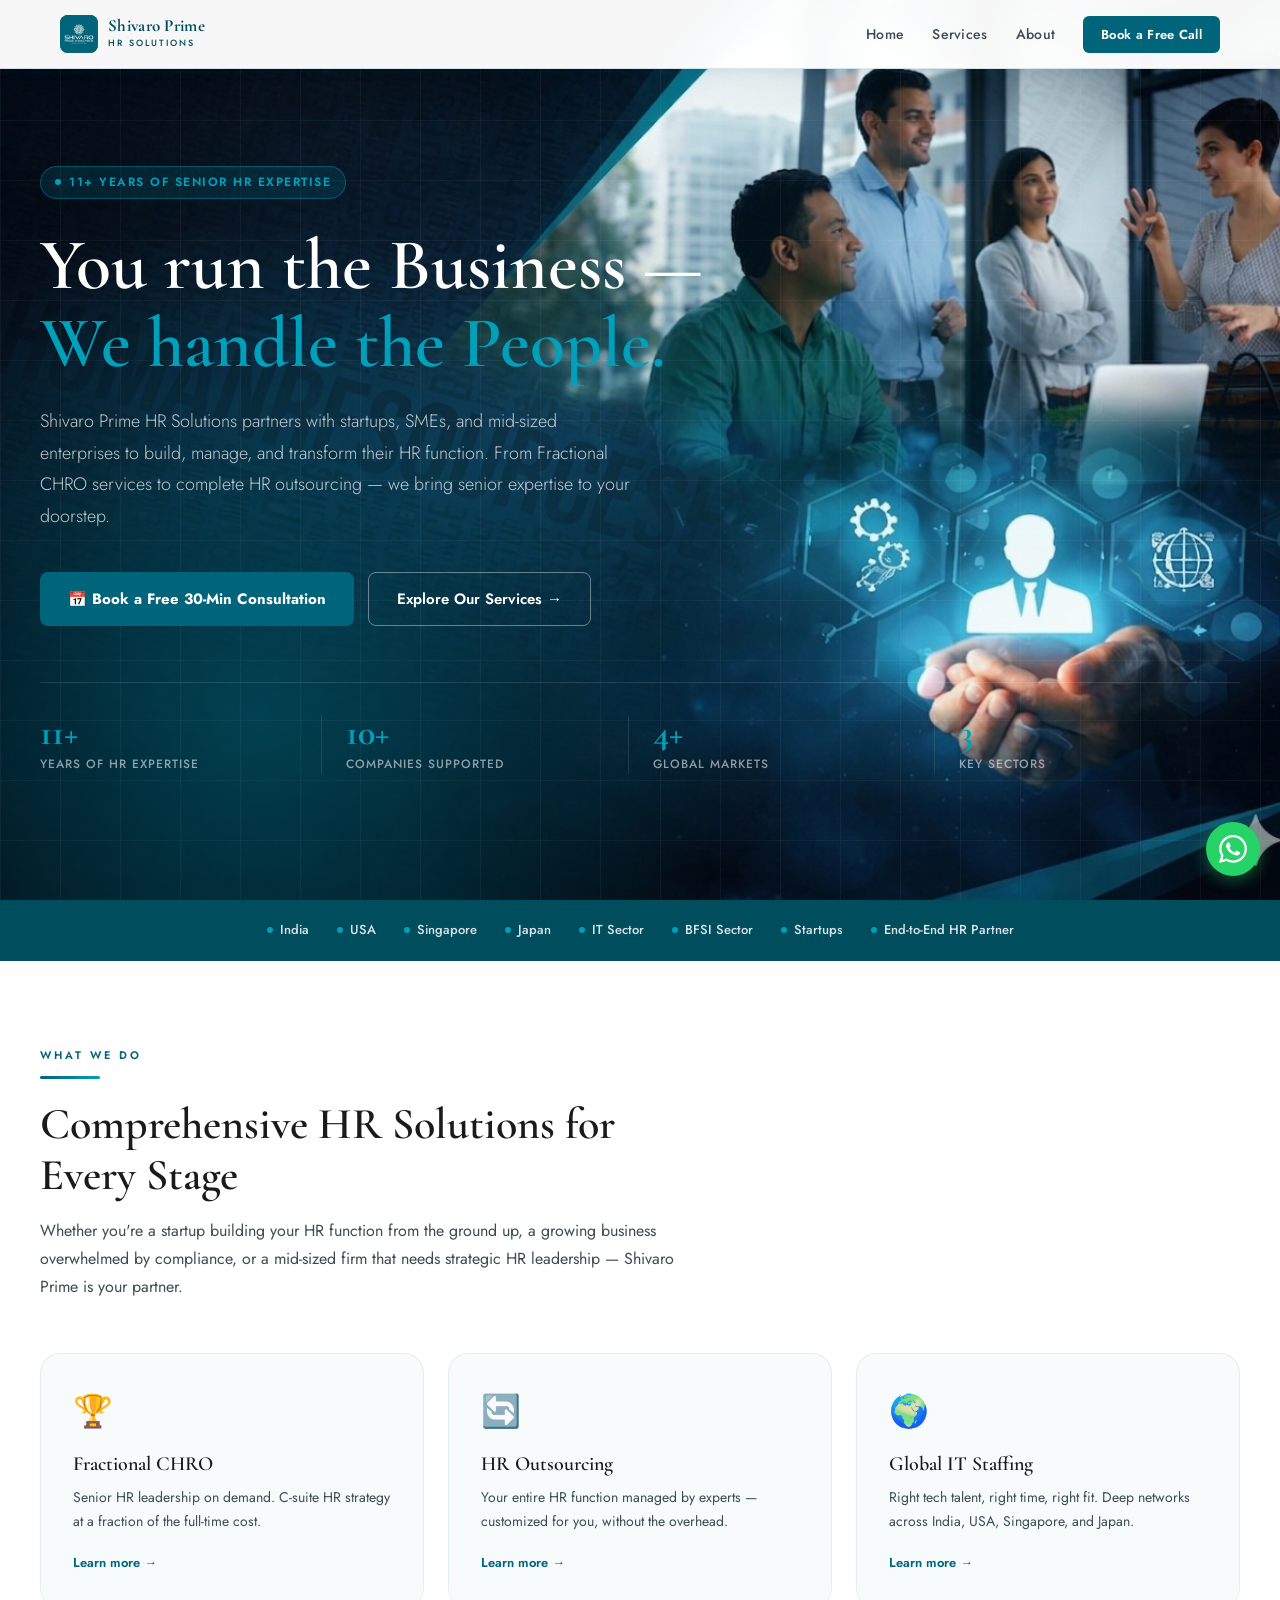
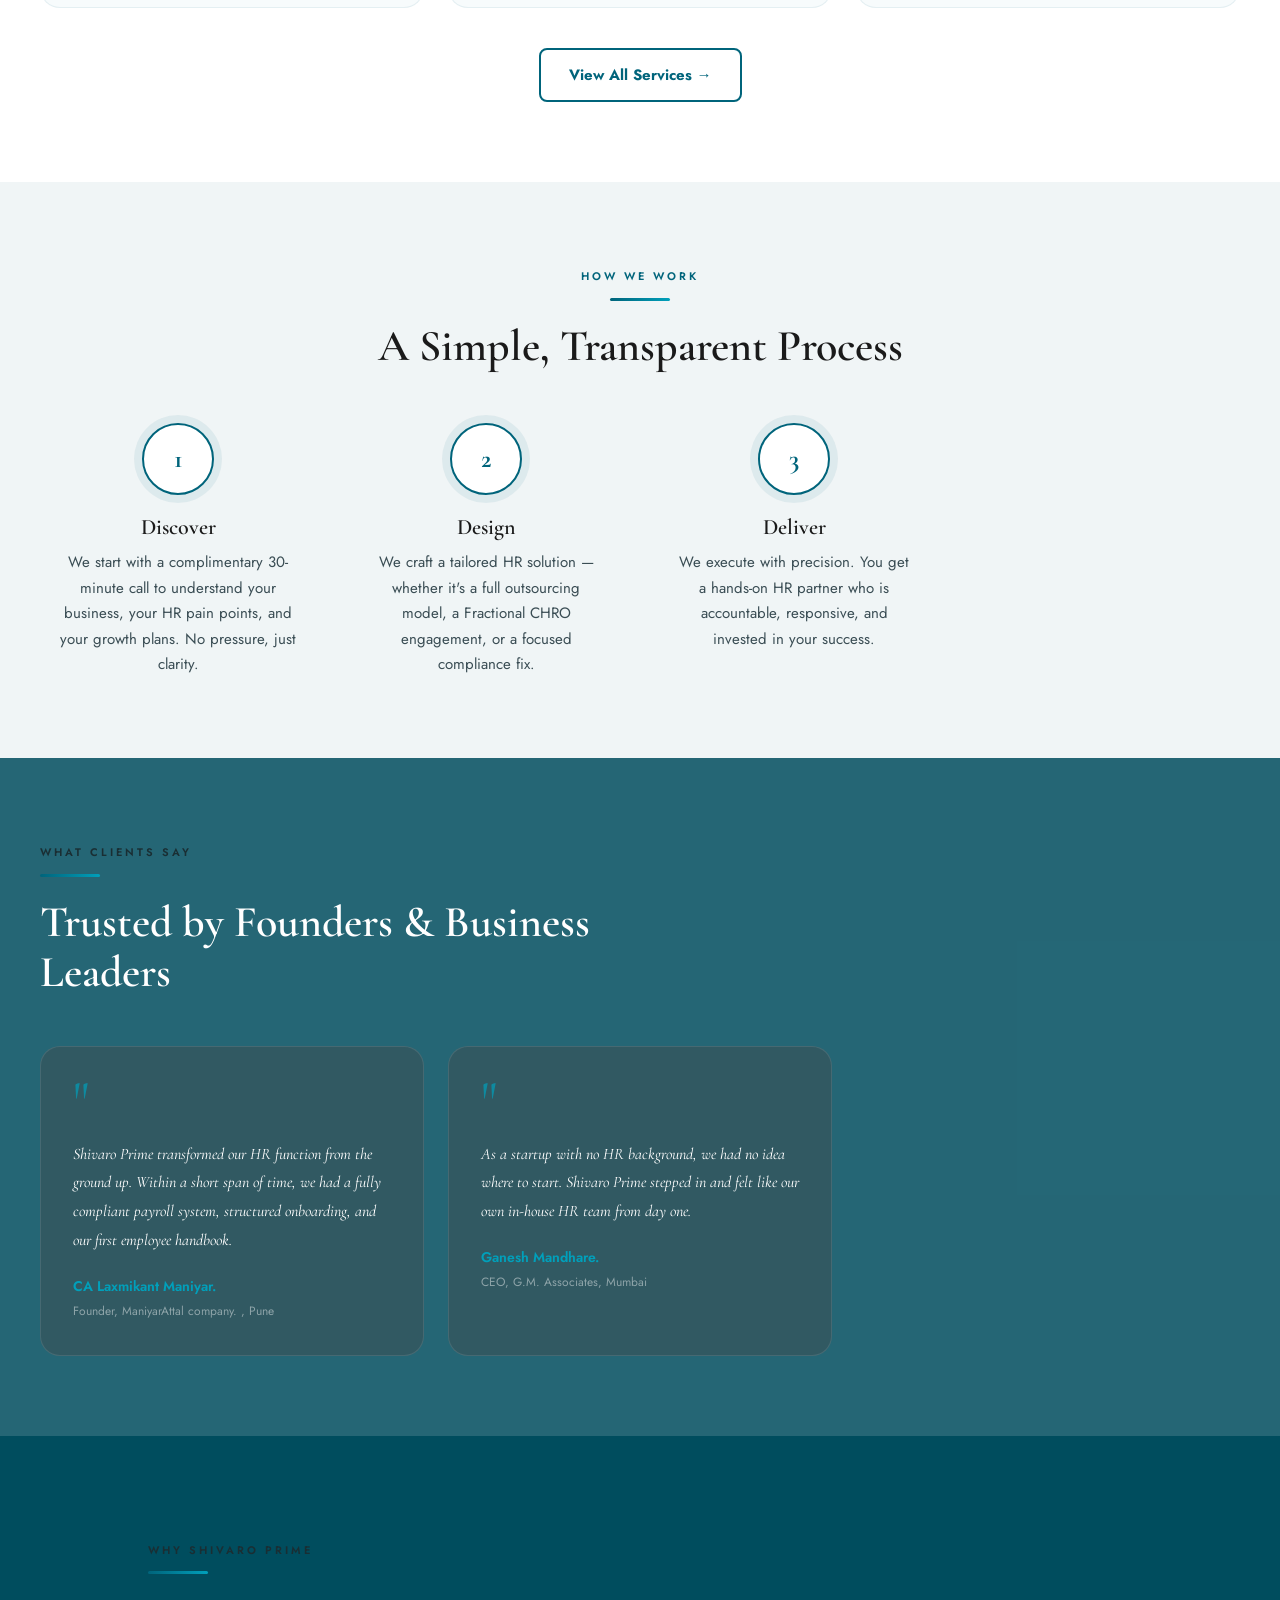
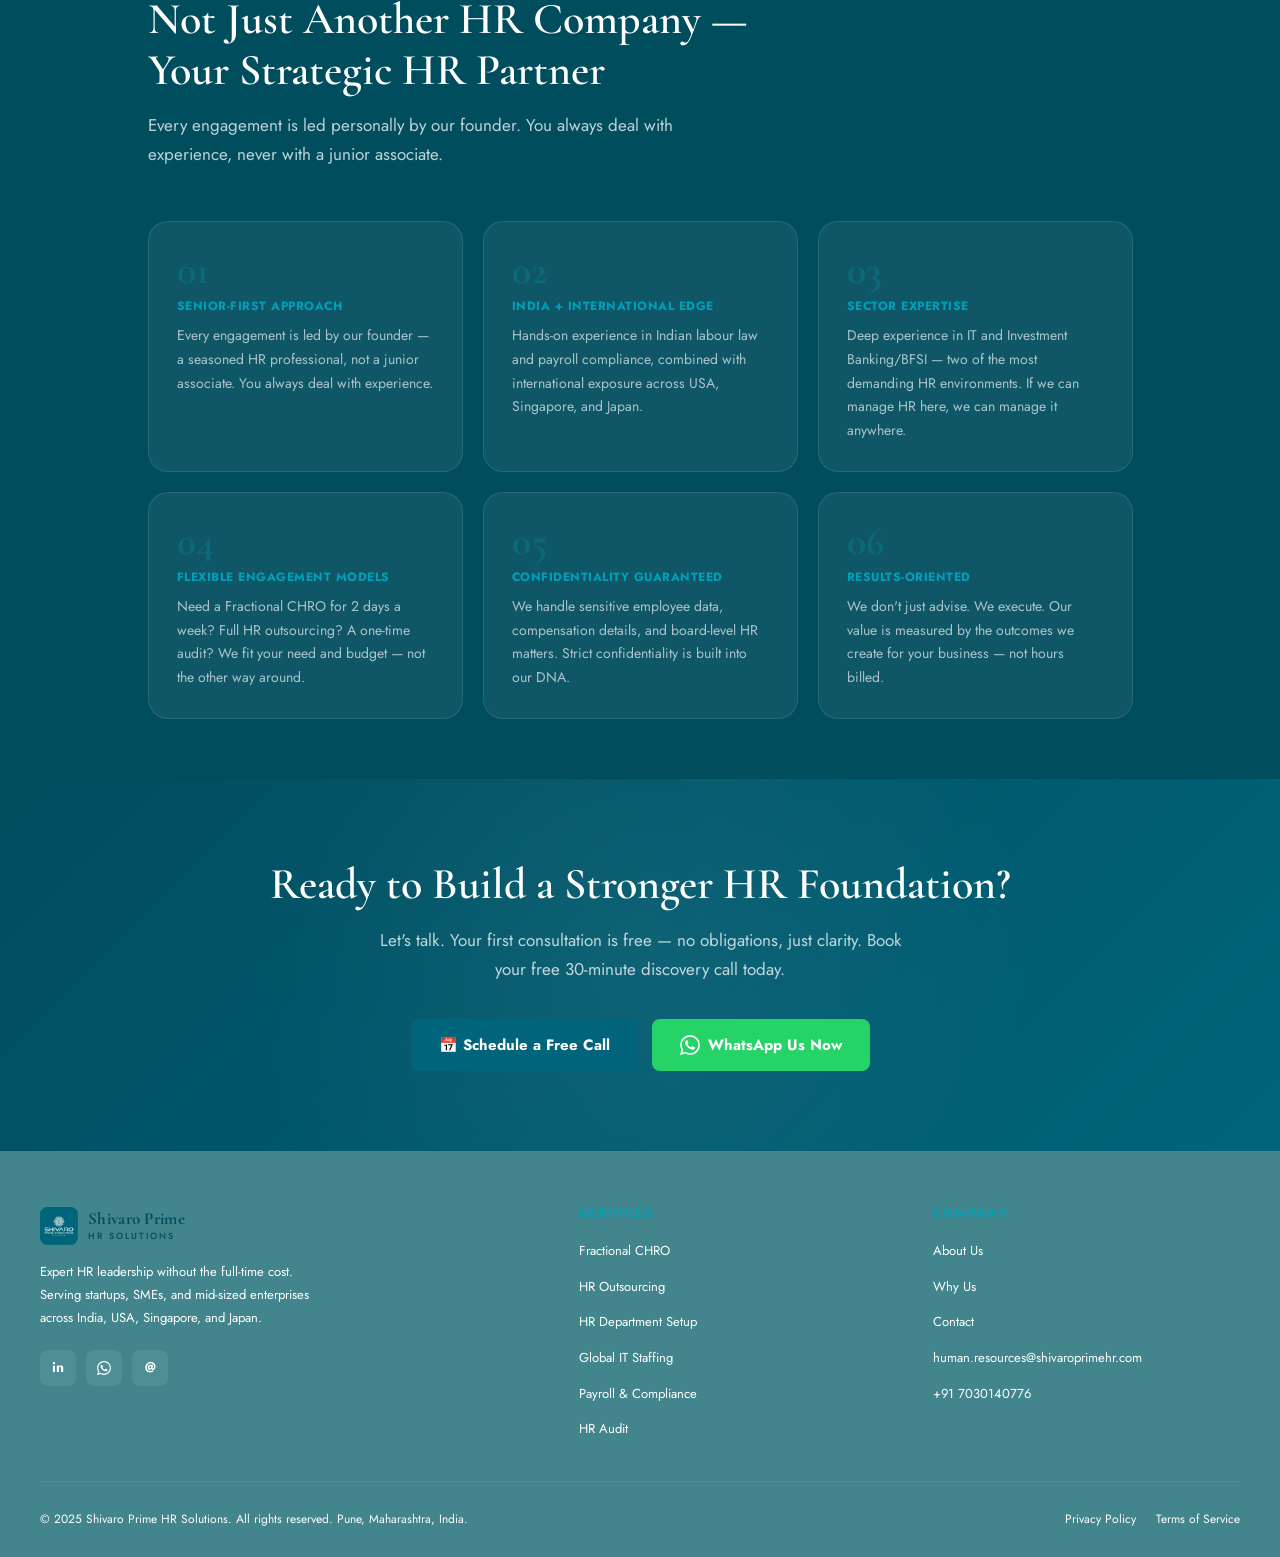
<file: index.html>
<!DOCTYPE html>
<html lang="en">
<head>
  <meta charset="UTF-8">
  <meta name="viewport" content="width=device-width, initial-scale=1.0, maximum-scale=5.0">
  <meta name="theme-color" content="#0d2137">
  <title>HR Solutions — India, USA, Singapore &amp; Japan | Shivaro Prime</title>
  <meta name="description" content="End-to-end HR services: Fractional CHRO, HR Outsourcing, Payroll, IT Staffing. 11+ yrs expertise. Serving India, USA, Singapore &amp; Japan. Book a free call.">
  <link rel="preconnect" href="https://fonts.googleapis.com">
  <link rel="preconnect" href="https://fonts.gstatic.com" crossorigin>
  <link href="https://fonts.googleapis.com/css2?family=Playfair+Display:wght@700;900&family=DM+Sans:wght@300;400;500;600&display=swap" rel="stylesheet">
  <link rel="stylesheet" href="css/styles.css">
  <link rel="stylesheet" href="css/home.css">
  <link rel="stylesheet" href="css/about.css">
</head>
<body>

  <!-- NAV (injected by components.js) -->
  <div id="nav-placeholder"></div>

  <!-- ===================== HERO ===================== -->
  <section class="hero" id="home">
    <div class="hero-bg-pattern"></div>
    <div class="hero-grid"></div>
    <div class="hero-inner">
      <div class="hero-eyebrow">
        <span class="hero-dot"></span>
        <span>11+ Years of Senior HR Expertise</span>
      </div>
      <h1>
        You run the Business —
        <span class="accent">We handle the People.</span>
      </h1>
      <p class="hero-sub">
        Shivaro Prime HR Solutions partners with startups, SMEs, and mid-sized enterprises to build, manage, and transform their HR function. From Fractional CHRO services to complete HR outsourcing — we bring senior expertise to your doorstep.
      </p>
      <div class="hero-actions">
        <a href="contact.html" class="btn-primary">📅 Book a Free 30-Min Consultation</a>
        <a href="services.html" class="btn-secondary">Explore Our Services →</a>
      </div>
      <div class="trust-bar">
        <div class="trust-item">
          <div class="trust-number">11+</div>
          <div class="trust-label">Years of HR Expertise</div>
        </div>
        <div class="trust-item">
          <div class="trust-number">10+</div>
          <div class="trust-label">Companies Supported</div>
        </div>
        <div class="trust-item">
          <div class="trust-number">4+</div>
          <div class="trust-label">Global Markets</div>
        </div>
        <div class="trust-item">
          <div class="trust-number">3</div>
          <div class="trust-label">Key Sectors</div>
        </div>
      </div>
    </div>
  </section>

  <!-- ===================== TRUST STRIP ===================== -->
  <div class="trust-strip">
    <div class="trust-strip-inner">
      <div class="trust-chip"><span class="trust-chip-dot"></span> India</div>
      <div class="trust-chip"><span class="trust-chip-dot"></span> USA</div>
      <div class="trust-chip"><span class="trust-chip-dot"></span> Singapore</div>
      <div class="trust-chip"><span class="trust-chip-dot"></span> Japan</div>
      <div class="trust-chip"><span class="trust-chip-dot"></span> IT Sector</div>
      <div class="trust-chip"><span class="trust-chip-dot"></span> BFSI Sector</div>
      <div class="trust-chip"><span class="trust-chip-dot"></span> Startups</div>
      <div class="trust-chip"><span class="trust-chip-dot"></span> End-to-End HR Partner</div>
    </div>
  </div>

  <!-- ===================== SERVICES PREVIEW ===================== -->
  <section class="services-preview-section" id="services-preview">
    <div class="container">
      <div class="services-header reveal">
        <span class="section-label">What We Do</span>
        <div class="divider"></div>
        <h2 class="section-title">Comprehensive HR Solutions for Every Stage</h2>
        <p class="services-intro">Whether you're a startup building your HR function from the ground up, a growing business overwhelmed by compliance, or a mid-sized firm that needs strategic HR leadership — Shivaro Prime is your partner.</p>
      </div>
      <div class="services-grid">
        <div class="service-card reveal">
          <span class="service-icon">🏆</span>
          <h3>Fractional CHRO</h3>
          <p class="service-desc">Senior HR leadership on demand. C-suite HR strategy at a fraction of the full-time cost.</p>
          <a href="services.html#fractional-chro" class="service-link">Learn more →</a>
        </div>
        <div class="service-card reveal">
          <span class="service-icon">🔄</span>
          <h3>HR Outsourcing</h3>
          <p class="service-desc">Your entire HR function managed by experts — customized for you, without the overhead.</p>
          <a href="services.html#hr-outsourcing" class="service-link">Learn more →</a>
        </div>
        <div class="service-card reveal">
          <span class="service-icon">🌍</span>
          <h3>Global IT Staffing</h3>
          <p class="service-desc">Right tech talent, right time, right fit. Deep networks across India, USA, Singapore, and Japan.</p>
          <a href="services.html#it-staffing" class="service-link">Learn more →</a>
        </div>
      </div>
      <div style="text-align: center; margin-top: 40px;" class="reveal">
        <a href="services.html" class="btn-outline-navy">View All Services →</a>
      </div>
    </div>
  </section>

  <!-- ===================== HOW WE WORK ===================== -->
  <section class="process-section" id="process">
    <div class="container">
      <div class="reveal" style="text-align:center; max-width: 560px; margin: 0 auto;">
        <span class="section-label">How We Work</span>
        <div class="divider" style="margin: 0 auto 20px;"></div>
        <h2 class="section-title">A Simple, Transparent Process</h2>
      </div>
      <div class="process-steps">
        <div class="process-step reveal">
          <div class="step-circle"><span class="step-number">1</span></div>
          <h3>Discover</h3>
          <p>We start with a complimentary 30-minute call to understand your business, your HR pain points, and your growth plans. No pressure, just clarity.</p>
        </div>
        <div class="process-step reveal">
          <div class="step-circle"><span class="step-number">2</span></div>
          <h3>Design</h3>
          <p>We craft a tailored HR solution — whether it's a full outsourcing model, a Fractional CHRO engagement, or a focused compliance fix.</p>
        </div>
        <div class="process-step reveal">
          <div class="step-circle"><span class="step-number">3</span></div>
          <h3>Deliver</h3>
          <p>We execute with precision. You get a hands-on HR partner who is accountable, responsive, and invested in your success.</p>
        </div>
      </div>
    </div>
  </section>

  <!-- ===================== TESTIMONIALS ===================== -->
  <section class="testimonials-section" id="testimonials">
    <div class="container">
      <div class="reveal" style="max-width: 560px;">
        <span class="section-label" style="color: var(--gold-light);">What Clients Say</span>
        <div class="divider"></div>
        <h2 class="section-title light">Trusted by Founders &amp; Business Leaders</h2>
      </div>
      <div class="testimonials-grid">
        <div class="testimonial-card reveal">
          <span class="quote-mark">"</span>
          <p class="testimonial-text">Shivaro Prime transformed our HR function from the ground up. Within a short span of time, we had a fully compliant payroll system, structured onboarding, and our first employee handbook.</p>
          <div class="testimonial-author">
            <strong>CA Laxmikant Maniyar. </strong>
            <span>Founder, ManiyarAttal company. , Pune</span>
          </div>
        </div>
        <div class="testimonial-card reveal">
          <span class="quote-mark">"</span>
          <p class="testimonial-text">As a startup with no HR background, we had no idea where to start. Shivaro Prime stepped in and felt like our own in-house HR team from day one.</p>
          <div class="testimonial-author">
            <strong>Ganesh Mandhare. </strong>
            <span>CEO, G.M. Associates, Mumbai</span>
          </div>
        </div>
      </div>
    </div>
  </section>
  <!-- WHY US -->
<section class="why-section" id="why-us">
  <div class="container">
    <div class="reveal" style="max-width: 600px;">
      <span class="section-label" style="color: var(--gold-light);">Why Shivaro Prime</span>
      <div class="divider"></div>
      <h2 class="section-title light">Not Just Another HR Company — Your Strategic HR Partner</h2>
      <p class="section-subtitle light">Every engagement is led personally by our founder. You always deal with experience, never with a junior associate.</p>
    </div>
    <div class="why-grid">
      <div class="why-card reveal">
        <div class="why-num">01</div>
        <h3>Senior-First Approach</h3>
        <p>Every engagement is led by our founder — a seasoned HR professional, not a junior associate. You always deal with experience.</p>
      </div>
      <div class="why-card reveal">
        <div class="why-num">02</div>
        <h3>India + International Edge</h3>
        <p>Hands-on experience in Indian labour law and payroll compliance, combined with international exposure across USA, Singapore, and Japan.</p>
      </div>
      <div class="why-card reveal">
        <div class="why-num">03</div>
        <h3>Sector Expertise</h3>
        <p>Deep experience in IT and Investment Banking/BFSI — two of the most demanding HR environments. If we can manage HR here, we can manage it anywhere.</p>
      </div>
      <div class="why-card reveal">
        <div class="why-num">04</div>
        <h3>Flexible Engagement Models</h3>
        <p>Need a Fractional CHRO for 2 days a week? Full HR outsourcing? A one-time audit? We fit your need and budget — not the other way around.</p>
      </div>
      <div class="why-card reveal">
        <div class="why-num">05</div>
        <h3>Confidentiality Guaranteed</h3>
        <p>We handle sensitive employee data, compensation details, and board-level HR matters. Strict confidentiality is built into our DNA.</p>
      </div>
      <div class="why-card reveal">
        <div class="why-num">06</div>
        <h3>Results-Oriented</h3>
        <p>We don't just advise. We execute. Our value is measured by the outcomes we create for your business — not hours billed.</p>
      </div>
    </div>
  </div>
</section>


  <!-- ===================== CTA BANNER ===================== -->
  <div class="cta-banner">
    <div class="container">
      <h2>Ready to Build a Stronger HR Foundation?</h2>
      <p>Let's talk. Your first consultation is free — no obligations, just clarity. Book your free 30-minute discovery call today.</p>
      <div class="cta-actions">
        <a href="contact.html" class="btn-primary">📅 Schedule a Free Call</a>
        <a href="https://wa.me/917030140776?text=Hi%2C%20I%20would%20like%20to%20know%20more%20about%20your%20HR%20services."
           class="btn-whatsapp" target="_blank" rel="noopener">
          <svg viewBox="0 0 24 24" width="20" height="20" fill="white"><path d="M17.472 14.382c-.297-.149-1.758-.867-2.03-.967-.273-.099-.471-.148-.67.15-.197.297-.767.966-.94 1.164-.173.199-.347.223-.644.075-.297-.15-1.255-.463-2.39-1.475-.883-.788-1.48-1.761-1.653-2.059-.173-.297-.018-.458.13-.606.134-.133.298-.347.446-.52.149-.174.198-.298.298-.497.099-.198.05-.371-.025-.52-.075-.149-.669-1.612-.916-2.207-.242-.579-.487-.5-.669-.51-.173-.008-.371-.01-.57-.01-.198 0-.52.074-.792.372-.272.297-1.04 1.016-1.04 2.479 0 1.462 1.065 2.875 1.213 3.074.149.198 2.096 3.2 5.077 4.487.709.306 1.262.489 1.694.625.712.227 1.36.195 1.871.118.571-.085 1.758-.719 2.006-1.413.248-.694.248-1.289.173-1.413-.074-.124-.272-.198-.57-.347m-5.421 7.403h-.004a9.87 9.87 0 01-5.031-1.378l-.361-.214-3.741.982.998-3.648-.235-.374a9.86 9.86 0 01-1.51-5.26c.001-5.45 4.436-9.884 9.888-9.884 2.64 0 5.122 1.03 6.988 2.898a9.825 9.825 0 012.893 6.994c-.003 5.45-4.437 9.884-9.885 9.884m8.413-18.297A11.815 11.815 0 0012.05 0C5.495 0 .16 5.335.157 11.892c0 2.096.547 4.142 1.588 5.945L.057 24l6.305-1.654a11.882 11.882 0 005.683 1.448h.005c6.554 0 11.89-5.335 11.893-11.893a11.821 11.821 0 00-3.48-8.413z"/></svg>
          WhatsApp Us Now
        </a>
      </div>
    </div>
  </div>

  <!-- FOOTER (injected by components.js) -->
  <div id="footer-placeholder"></div>

  <script src="js/components.js"></script>
  <script>
    injectNav();
    injectFooter();
  </script>
  <script src="js/main.js"></script>
</body>
</html>
</file>
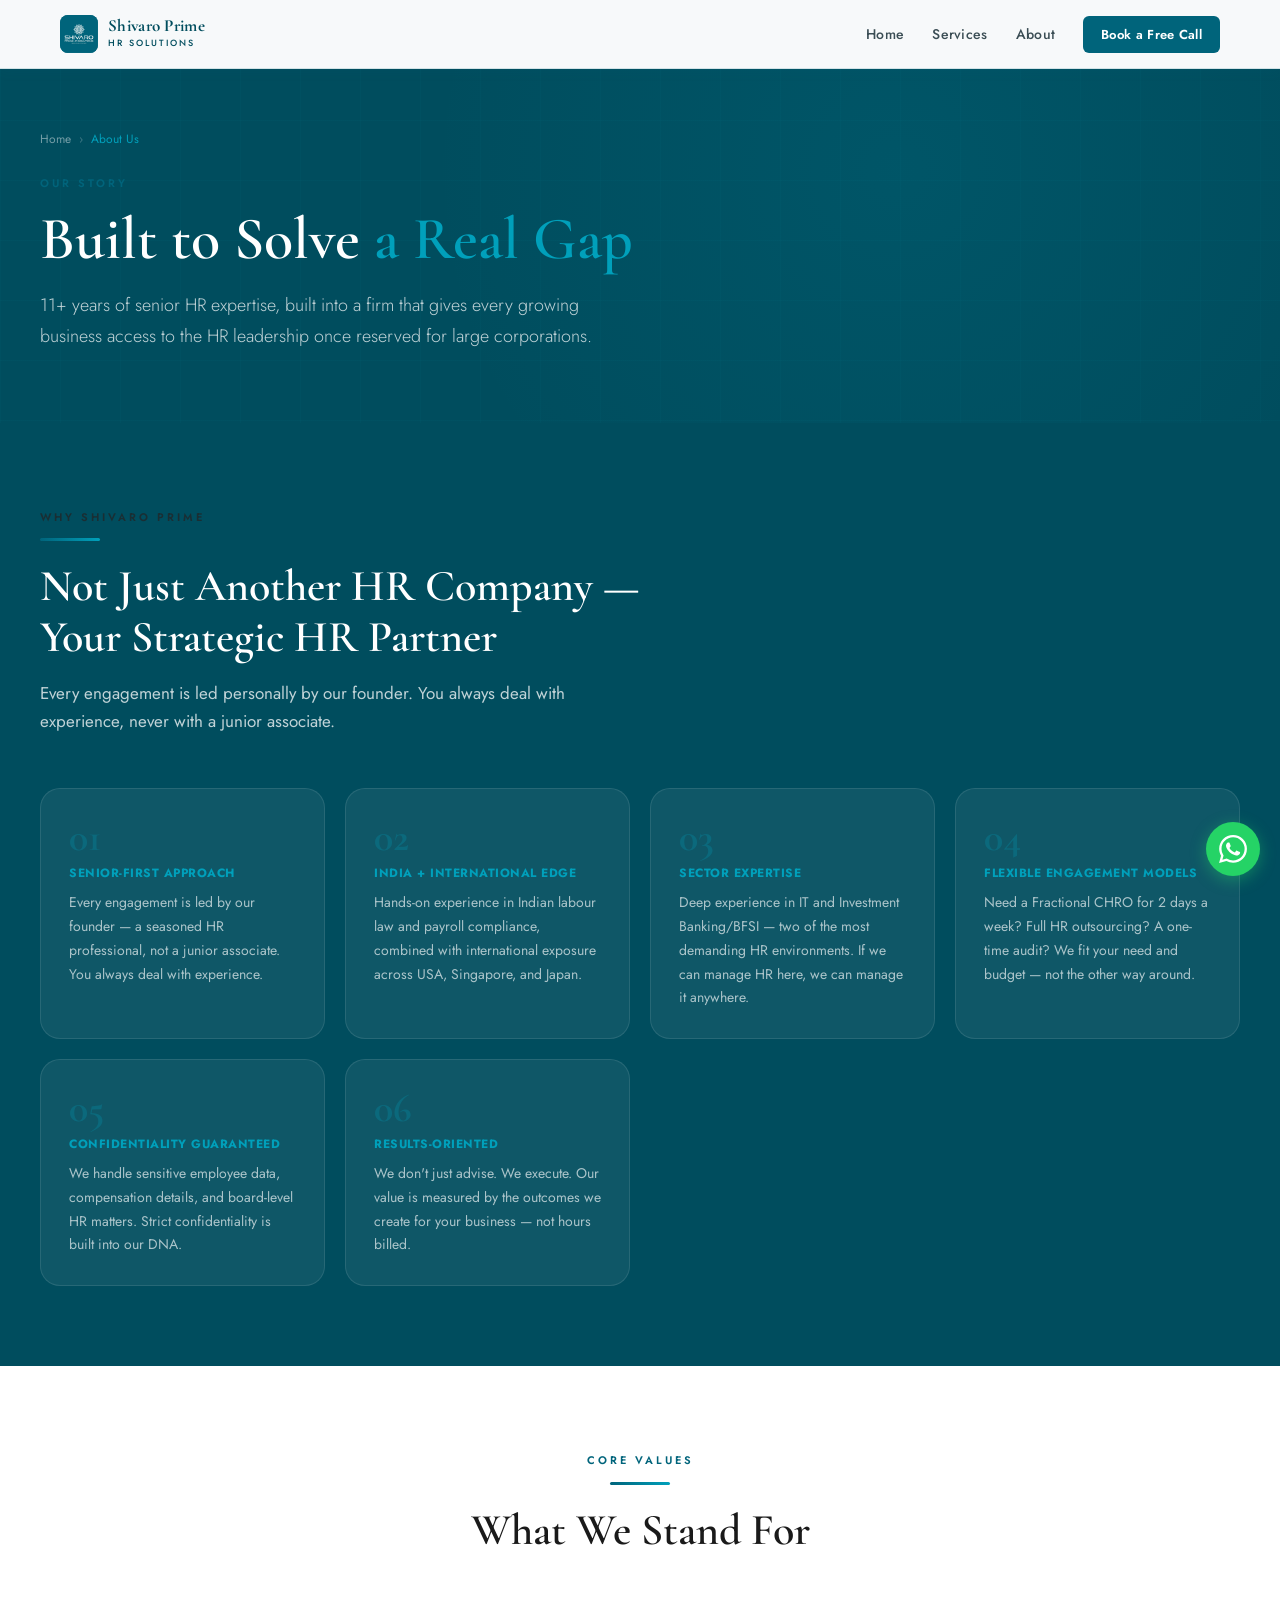
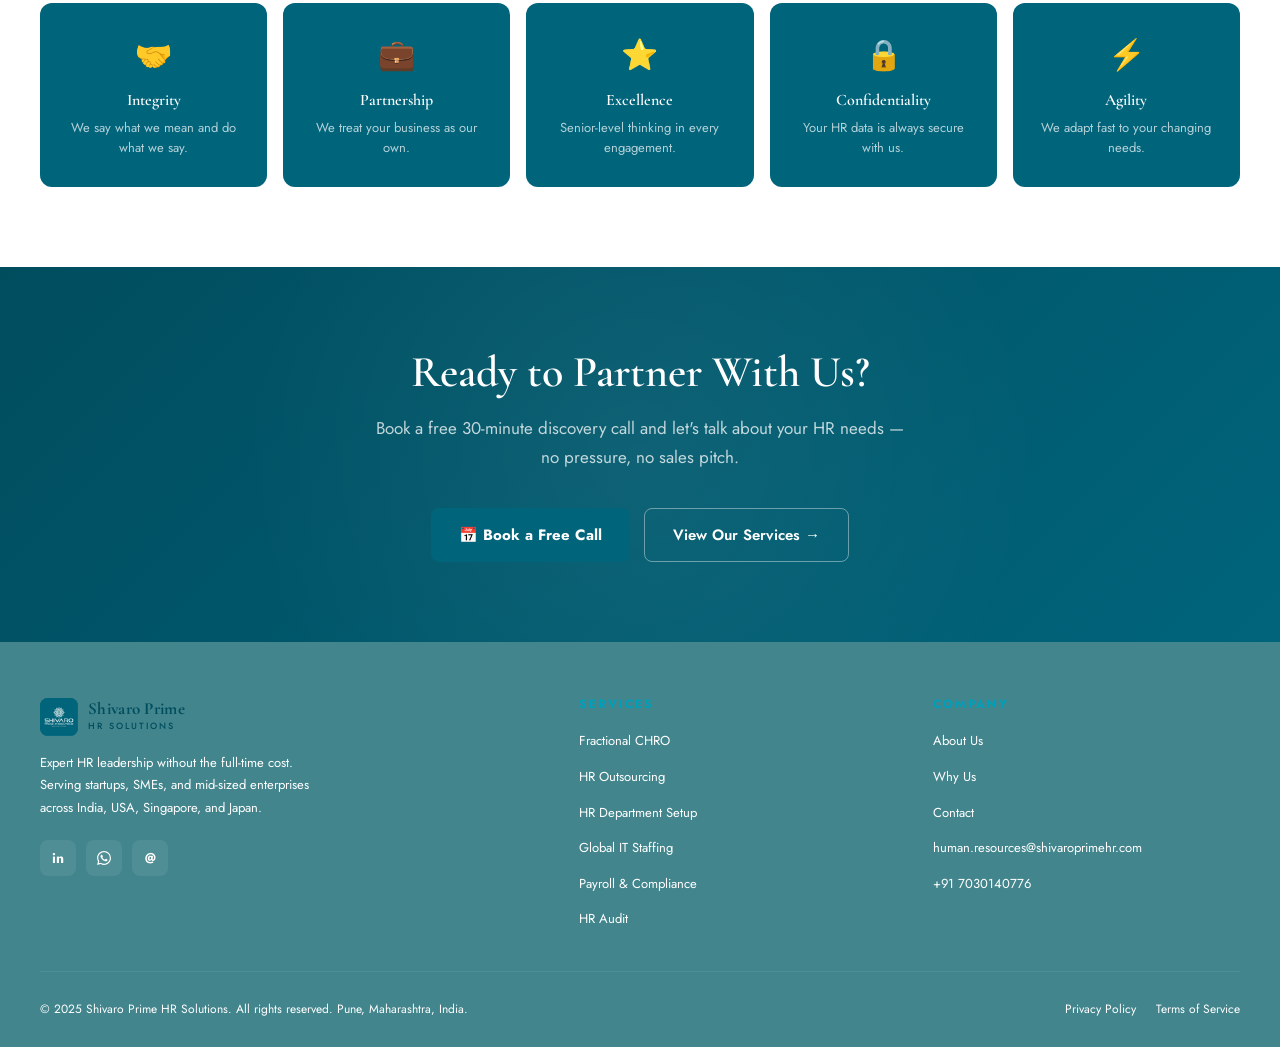
<file: about.html>
<!DOCTYPE html>
<html lang="en">
<head>
  <meta charset="UTF-8">
  <meta name="viewport" content="width=device-width, initial-scale=1.0, maximum-scale=5.0">
  <meta name="theme-color" content="#0d2137">
  <title>About Us | Shivaro Prime HR Solutions</title>
  <meta name="description" content="11+ years of senior HR leadership across India's IT and BFSI sectors with international exposure in USA, Singapore &amp; Japan. Meet the founder of Shivaro Prime.">
  <link rel="preconnect" href="https://fonts.googleapis.com">
  <link rel="preconnect" href="https://fonts.gstatic.com" crossorigin>
  <link href="https://fonts.googleapis.com/css2?family=Playfair+Display:wght@700;900&family=DM+Sans:wght@300;400;500;600&display=swap" rel="stylesheet">
  <link rel="stylesheet" href="css/styles.css">
  <link rel="stylesheet" href="css/about.css">
</head>
<body>

  <div id="nav-placeholder"></div>

  <!-- ===================== PAGE HERO ===================== -->
  <div class="page-hero">
    <div class="page-hero-inner">
      <div class="breadcrumb">
        <a href="index.html">Home</a>
        <span class="breadcrumb-sep">›</span>
        <span class="current">About Us</span>
      </div>
      <span class="section-label">Our Story</span>
      <h1>Built to Solve <span class="accent">a Real Gap</span></h1>
      <p>11+ years of senior HR expertise, built into a firm that gives every growing business access to the HR leadership once reserved for large corporations.</p>
    </div>
  </div>

  <!-- ===================== OUR STORY ===================== */
  <section class="story-section" id="our-story">
    <div class="container">
      <div class="story-grid">
        <div class="about-story reveal">
          <span class="section-label">The Origin</span>
          <div class="divider"></div>
          <h2 class="section-title">We Are Not a Vendor. We Are Your HR Partner.</h2>
          <p>After 11 years of leading HR departments for some of India's most dynamic IT companies and investment banks — and gaining international exposure in the UAE — our founder saw a gap that couldn't be ignored.</p>
          <p>Growing businesses were struggling. Not because they lacked ambition or talent, but because they lacked structured, strategic HR. Founders were drowning in compliance paperwork. Startups were losing good people because of poor HR practices.</p>
          <p>Shivaro Prime HR Solutions was born to solve exactly this. We exist to give every growing business — whether in Pune, Mumbai, Bengaluru, Singapore, Tokyo, or New York — access to senior HR expertise once only available to large corporations.</p>
          <blockquote class="highlight">
            "We are not a vendor. We are your HR partner."
          </blockquote>

          <div class="mv-grid">
            <div class="mv-card">
              <h3>Our Mission</h3>
              <p>To make world-class HR strategy and operations accessible to every growing business — through expert, flexible, and cost-effective HR partnerships.</p>
            </div>
            <div class="mv-card">
              <h3>Our Vision</h3>
              <p>To be the most trusted HR solutions partner for growth-stage companies across India, USA, Singapore, and Japan.</p>
            </div>
          </div>
        </div>

        <div class="reveal">
          <div class="founder-card">
            <div class="founder-avatar">P</div>
            <h3 class="founder-name">Founder &amp; Principal HR Consultant</h3>
            <p class="founder-title">Shivaro Prime HR Solutions</p>
            <p class="founder-bio">With over 11 years of progressive HR leadership, our founder has built, scaled, and transformed HR functions across India's leading IT companies and top-tier investment banks. International experience adds a layer of global HR expertise — navigating cross-cultural workforces and multi-country compliance across UAE, USA, and the Asia-Pacific region.</p>
            <p class="founder-bio">She has directly managed HR departments of 500+ employee organizations, led end-to-end HR transformations, built compensation frameworks, driven talent strategy, and ensured 100% statutory compliance across complex regulatory environments.</p>
            <div class="credential-tags">
              <span class="tag">11+ Years HR Leadership</span>
              <span class="tag">IT &amp; BFSI Sectors</span>
              <span class="tag">India | USA | Singapore | Japan</span>
              <span class="tag">Fractional CHRO</span>
              <span class="tag">HR Transformation</span>
              <span class="tag">Payroll Compliance</span>
            </div>
          </div>
        </div>
      </div>
    </div>
  </section>

  <!-- ===================== WHY US ===================== -->
  <section class="why-section" id="why-us">
    <div class="container">
      <div class="reveal" style="max-width: 600px;">
        <span class="section-label" style="color: var(--gold-light);">Why Shivaro Prime</span>
        <div class="divider"></div>
        <h2 class="section-title light">Not Just Another HR Company — Your Strategic HR Partner</h2>
        <p class="section-subtitle light">Every engagement is led personally by our founder. You always deal with experience, never with a junior associate.</p>
      </div>
      <div class="why-grid">
        <div class="why-card reveal">
          <div class="why-num">01</div>
          <h3>Senior-First Approach</h3>
          <p>Every engagement is led by our founder — a seasoned HR professional, not a junior associate. You always deal with experience.</p>
        </div>
        <div class="why-card reveal">
          <div class="why-num">02</div>
          <h3>India + International Edge</h3>
          <p>Hands-on experience in Indian labour law and payroll compliance, combined with international exposure across USA, Singapore, and Japan.</p>
        </div>
        <div class="why-card reveal">
          <div class="why-num">03</div>
          <h3>Sector Expertise</h3>
          <p>Deep experience in IT and Investment Banking/BFSI — two of the most demanding HR environments. If we can manage HR here, we can manage it anywhere.</p>
        </div>
        <div class="why-card reveal">
          <div class="why-num">04</div>
          <h3>Flexible Engagement Models</h3>
          <p>Need a Fractional CHRO for 2 days a week? Full HR outsourcing? A one-time audit? We fit your need and budget — not the other way around.</p>
        </div>
        <div class="why-card reveal">
          <div class="why-num">05</div>
          <h3>Confidentiality Guaranteed</h3>
          <p>We handle sensitive employee data, compensation details, and board-level HR matters. Strict confidentiality is built into our DNA.</p>
        </div>
        <div class="why-card reveal">
          <div class="why-num">06</div>
          <h3>Results-Oriented</h3>
          <p>We don't just advise. We execute. Our value is measured by the outcomes we create for your business — not hours billed.</p>
        </div>
      </div>
    </div>
  </section>

  <!-- ===================== VALUES ===================== -->
  <section class="values-section" id="values">
    <div class="container">
      <div class="reveal" style="text-align: center; max-width: 560px; margin: 0 auto 48px;">
        <span class="section-label">Core Values</span>
        <div class="divider" style="margin: 0 auto 20px;"></div>
        <h2 class="section-title">What We Stand For</h2>
      </div>
      <div class="values-grid">
        <div class="value-card reveal">
          <span class="value-emoji">🤝</span>
          <h4>Integrity</h4>
          <p>We say what we mean and do what we say.</p>
        </div>
        <div class="value-card reveal">
          <span class="value-emoji">💼</span>
          <h4>Partnership</h4>
          <p>We treat your business as our own.</p>
        </div>
        <div class="value-card reveal">
          <span class="value-emoji">⭐</span>
          <h4>Excellence</h4>
          <p>Senior-level thinking in every engagement.</p>
        </div>
        <div class="value-card reveal">
          <span class="value-emoji">🔒</span>
          <h4>Confidentiality</h4>
          <p>Your HR data is always secure with us.</p>
        </div>
        <div class="value-card reveal">
          <span class="value-emoji">⚡</span>
          <h4>Agility</h4>
          <p>We adapt fast to your changing needs.</p>
        </div>
      </div>
    </div>
  </section>

  <!-- ===================== CTA BANNER ===================== -->
  <div class="cta-banner">
    <div class="container">
      <h2>Ready to Partner With Us?</h2>
      <p>Book a free 30-minute discovery call and let's talk about your HR needs — no pressure, no sales pitch.</p>
      <div class="cta-actions">
        <a href="contact.html" class="btn-primary">📅 Book a Free Call</a>
        <a href="services.html" class="btn-secondary">View Our Services →</a>
      </div>
    </div>
  </div>

  <div id="footer-placeholder"></div>

  <script src="js/components.js"></script>
  <script>
    injectNav();
    injectFooter();
  </script>
  <script src="js/main.js"></script>
</body>
</html>
</file>
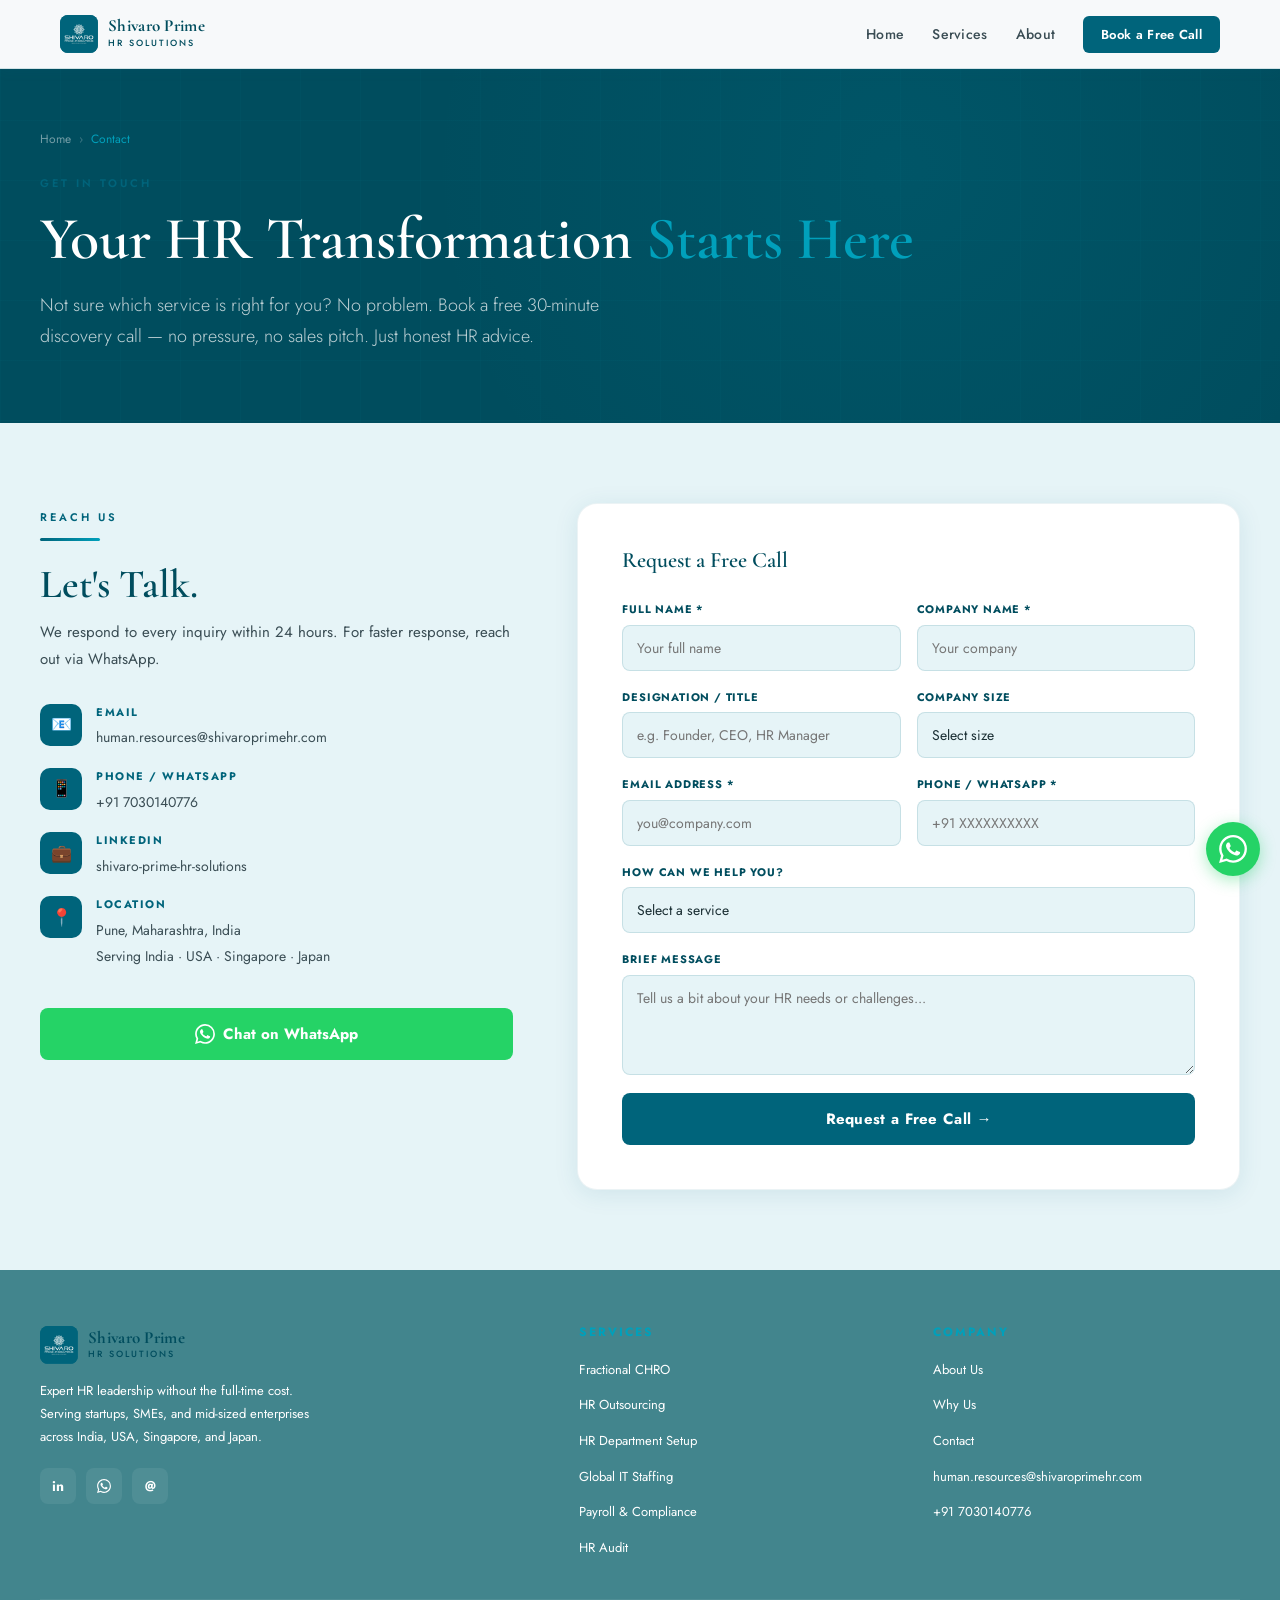
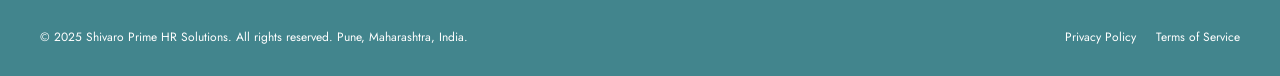
<file: contact.html>
<!DOCTYPE html>
<html lang="en">
<head>
  <meta charset="UTF-8">
  <meta name="viewport" content="width=device-width, initial-scale=1.0, maximum-scale=5.0">
  <meta name="theme-color" content="#0d2137">
  <title>Contact Us | Shivaro Prime HR Solutions</title>
  <meta name="description" content="Book a free 30-minute HR consultation with Shivaro Prime. Reach us by phone, email, or WhatsApp. Serving India, USA, Singapore &amp; Japan.">
  <link rel="preconnect" href="https://fonts.googleapis.com">
  <link rel="preconnect" href="https://fonts.gstatic.com" crossorigin>
  <link href="https://fonts.googleapis.com/css2?family=Playfair+Display:wght@700;900&family=DM+Sans:wght@300;400;500;600&display=swap" rel="stylesheet">
  <link rel="stylesheet" href="css/styles.css">
  <link rel="stylesheet" href="css/contact.css">
</head>
<body>

  <div id="nav-placeholder"></div>

  <!-- ===================== PAGE HERO ===================== -->
  <div class="page-hero">
    <div class="page-hero-inner">
      <div class="breadcrumb">
        <a href="index.html">Home</a>
        <span class="breadcrumb-sep">›</span>
        <span class="current">Contact</span>
      </div>
      <span class="section-label">Get in Touch</span>
      <h1>Your HR Transformation <span class="accent">Starts Here</span></h1>
      <p>Not sure which service is right for you? No problem. Book a free 30-minute discovery call — no pressure, no sales pitch. Just honest HR advice.</p>
    </div>
  </div>

  <!-- ===================== CONTACT MAIN ===================== -->
  <section class="contact-section" id="contact">
    <div class="container">
      <div class="contact-grid">

        <!-- Contact Info -->
        <div class="contact-info reveal">
          <span class="section-label">Reach Us</span>
          <div class="divider"></div>
          <h2>Let's Talk.</h2>
          <p>We respond to every inquiry within 24 hours. For faster response, reach out via WhatsApp.</p>

          <div class="contact-details">
            <div class="contact-item">
              <div class="contact-item-icon">📧</div>
              <div class="contact-item-text">
                <strong>Email</strong>
                <span><a href="mailto:human.resources@shivaroprimehr.com">human.resources@shivaroprimehr.com</a></span>
              </div>
            </div>
            <div class="contact-item">
              <div class="contact-item-icon">📱</div>
              <div class="contact-item-text">
                <strong>Phone / WhatsApp</strong>
                <span><a href="tel:+917030140776">+91 7030140776</a></span>
              </div>
            </div>
            <div class="contact-item">
              <div class="contact-item-icon">💼</div>
              <div class="contact-item-text">
                <strong>LinkedIn</strong>
                <span>
                  <a href="https://linkedin.com/company/shivaro-prime-hr-solutions"
                     target="_blank" rel="noopener">shivaro-prime-hr-solutions</a>
                </span>
              </div>
            </div>
            <div class="contact-item">
              <div class="contact-item-icon">📍</div>
              <div class="contact-item-text">
                <strong>Location</strong>
                <span>Pune, Maharashtra, India<br>Serving India · USA · Singapore · Japan</span>
              </div>
            </div>
          </div>

          <!-- WhatsApp CTA -->
          <a href="https://wa.me/917030140776?text=Hi%2C%20I%20would%20like%20to%20know%20more%20about%20your%20HR%20services."
             class="btn-whatsapp whatsapp-cta" target="_blank" rel="noopener">
            <svg viewBox="0 0 24 24" width="20" height="20" fill="white"><path d="M17.472 14.382c-.297-.149-1.758-.867-2.03-.967-.273-.099-.471-.148-.67.15-.197.297-.767.966-.94 1.164-.173.199-.347.223-.644.075-.297-.15-1.255-.463-2.39-1.475-.883-.788-1.48-1.761-1.653-2.059-.173-.297-.018-.458.13-.606.134-.133.298-.347.446-.52.149-.174.198-.298.298-.497.099-.198.05-.371-.025-.52-.075-.149-.669-1.612-.916-2.207-.242-.579-.487-.5-.669-.51-.173-.008-.371-.01-.57-.01-.198 0-.52.074-.792.372-.272.297-1.04 1.016-1.04 2.479 0 1.462 1.065 2.875 1.213 3.074.149.198 2.096 3.2 5.077 4.487.709.306 1.262.489 1.694.625.712.227 1.36.195 1.871.118.571-.085 1.758-.719 2.006-1.413.248-.694.248-1.289.173-1.413-.074-.124-.272-.198-.57-.347m-5.421 7.403h-.004a9.87 9.87 0 01-5.031-1.378l-.361-.214-3.741.982.998-3.648-.235-.374a9.86 9.86 0 01-1.51-5.26c.001-5.45 4.436-9.884 9.888-9.884 2.64 0 5.122 1.03 6.988 2.898a9.825 9.825 0 012.893 6.994c-.003 5.45-4.437 9.884-9.885 9.884m8.413-18.297A11.815 11.815 0 0012.05 0C5.495 0 .16 5.335.157 11.892c0 2.096.547 4.142 1.588 5.945L.057 24l6.305-1.654a11.882 11.882 0 005.683 1.448h.005c6.554 0 11.89-5.335 11.893-11.893a11.821 11.821 0 00-3.48-8.413z"/></svg>
            Chat on WhatsApp
          </a>
        </div>

        <!-- Contact Form -->
        <div class="contact-form reveal">
          <h3 class="form-title">Request a Free Call</h3>
          <form id="contactForm">
            <div class="form-row">
              <div class="form-group">
                <label for="fullName">Full Name *</label>
                <input type="text" id="fullName" placeholder="Your full name" required>
              </div>
              <div class="form-group">
                <label for="company">Company Name *</label>
                <input type="text" id="company" placeholder="Your company" required>
              </div>
            </div>
            <div class="form-row">
              <div class="form-group">
                <label for="designation">Designation / Title</label>
                <input type="text" id="designation" placeholder="e.g. Founder, CEO, HR Manager">
              </div>
              <div class="form-group">
                <label for="companySize">Company Size</label>
                <select id="companySize">
                  <option value="">Select size</option>
                  <option>1–10 employees</option>
                  <option>11–50 employees</option>
                  <option>51–200 employees</option>
                  <option>200+ employees</option>
                </select>
              </div>
            </div>
            <div class="form-row">
              <div class="form-group">
                <label for="email">Email Address *</label>
                <input type="email" id="email" placeholder="you@company.com" required>
              </div>
              <div class="form-group">
                <label for="phone">Phone / WhatsApp *</label>
                <input type="tel" id="phone" placeholder="+91 XXXXXXXXXX" required>
              </div>
            </div>
            <div class="form-group">
              <label for="service">How Can We Help You?</label>
              <select id="service">
                <option value="">Select a service</option>
                <option>Fractional CHRO</option>
                <option>HR Outsourcing</option>
                <option>HR Department Setup</option>
                <option>Global IT Staffing</option>
                <option>Payroll &amp; Compliance</option>
                <option>HR Audit</option>
                <option>Other</option>
              </select>
            </div>
            <div class="form-group">
              <label for="message">Brief Message</label>
              <textarea id="message" placeholder="Tell us a bit about your HR needs or challenges..."></textarea>
            </div>
            <button type="submit" class="form-submit">Request a Free Call →</button>
          </form>
        </div>

      </div>
    </div>
  </section>

  <div id="footer-placeholder"></div>

  <script src="js/components.js"></script>
  <script>
    injectNav();
    injectFooter();
  </script>
  <script src="js/main.js"></script>
</body>
</html>
</file>
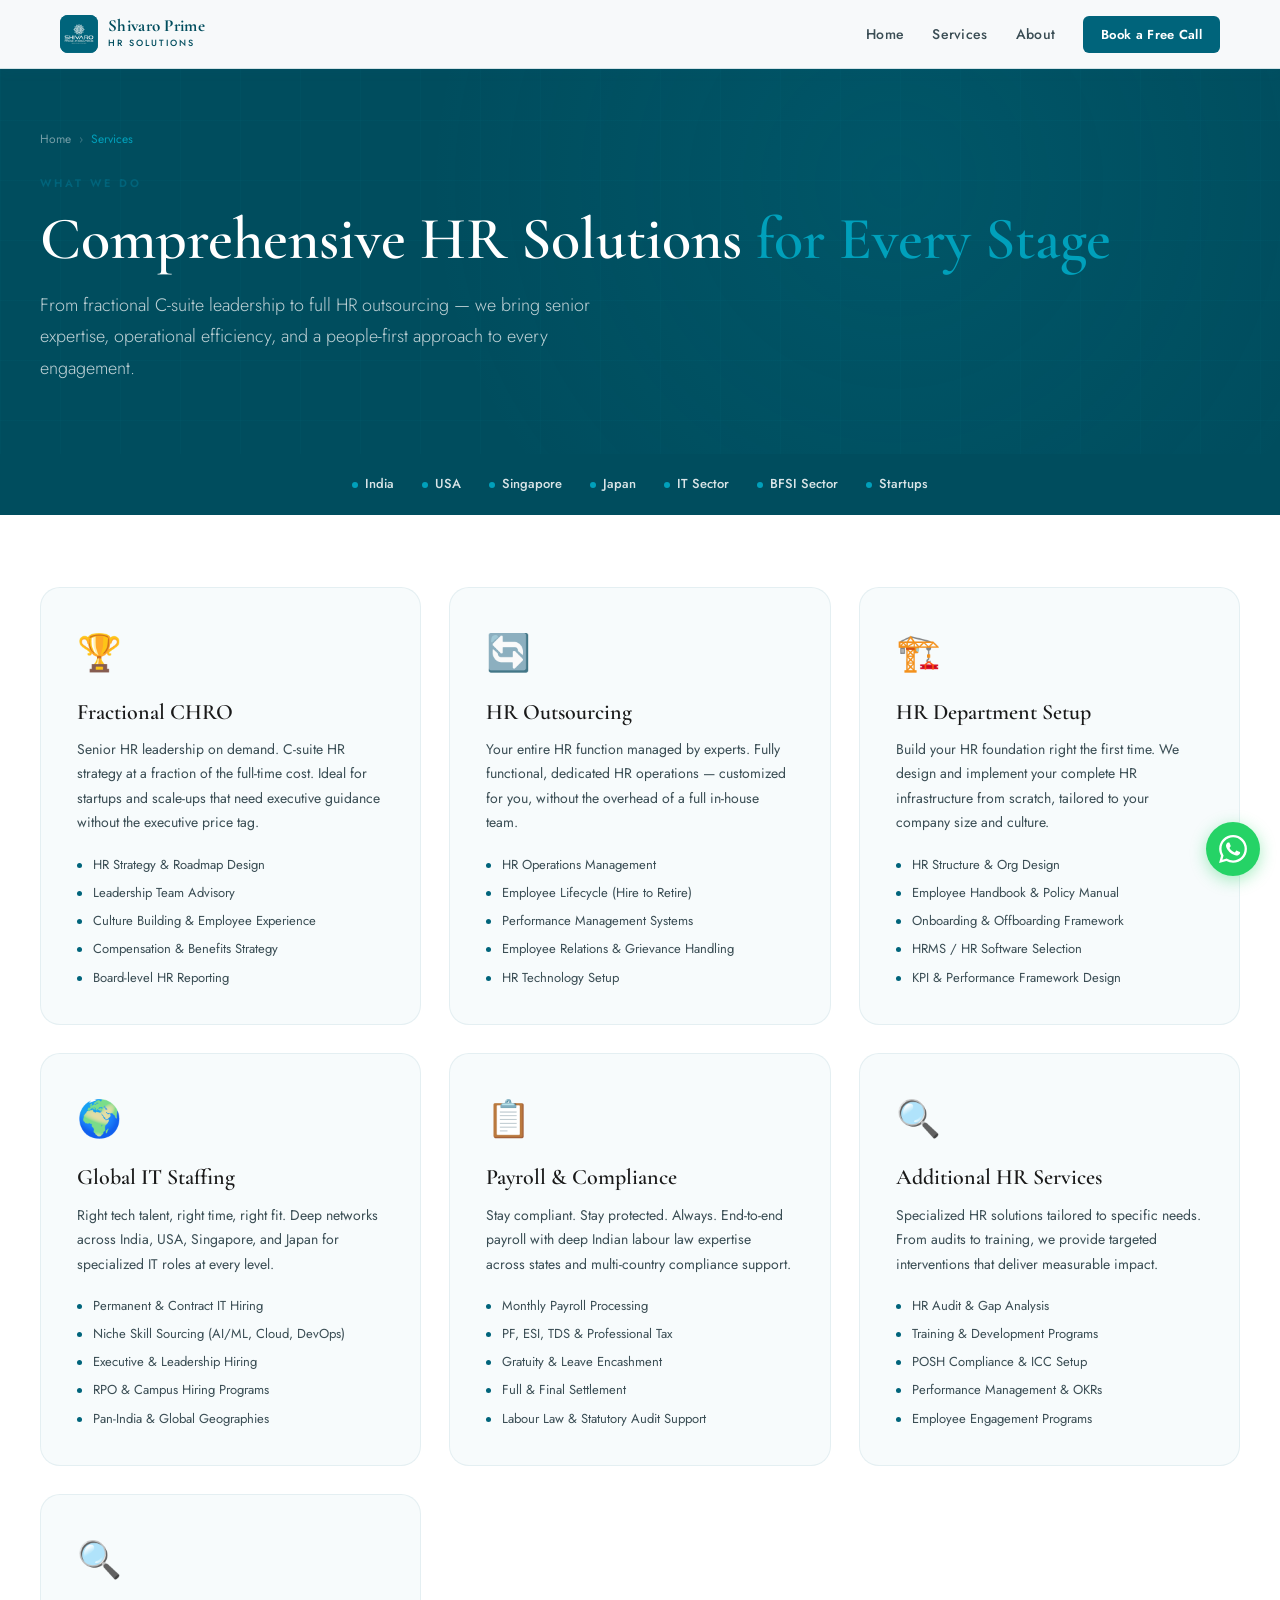
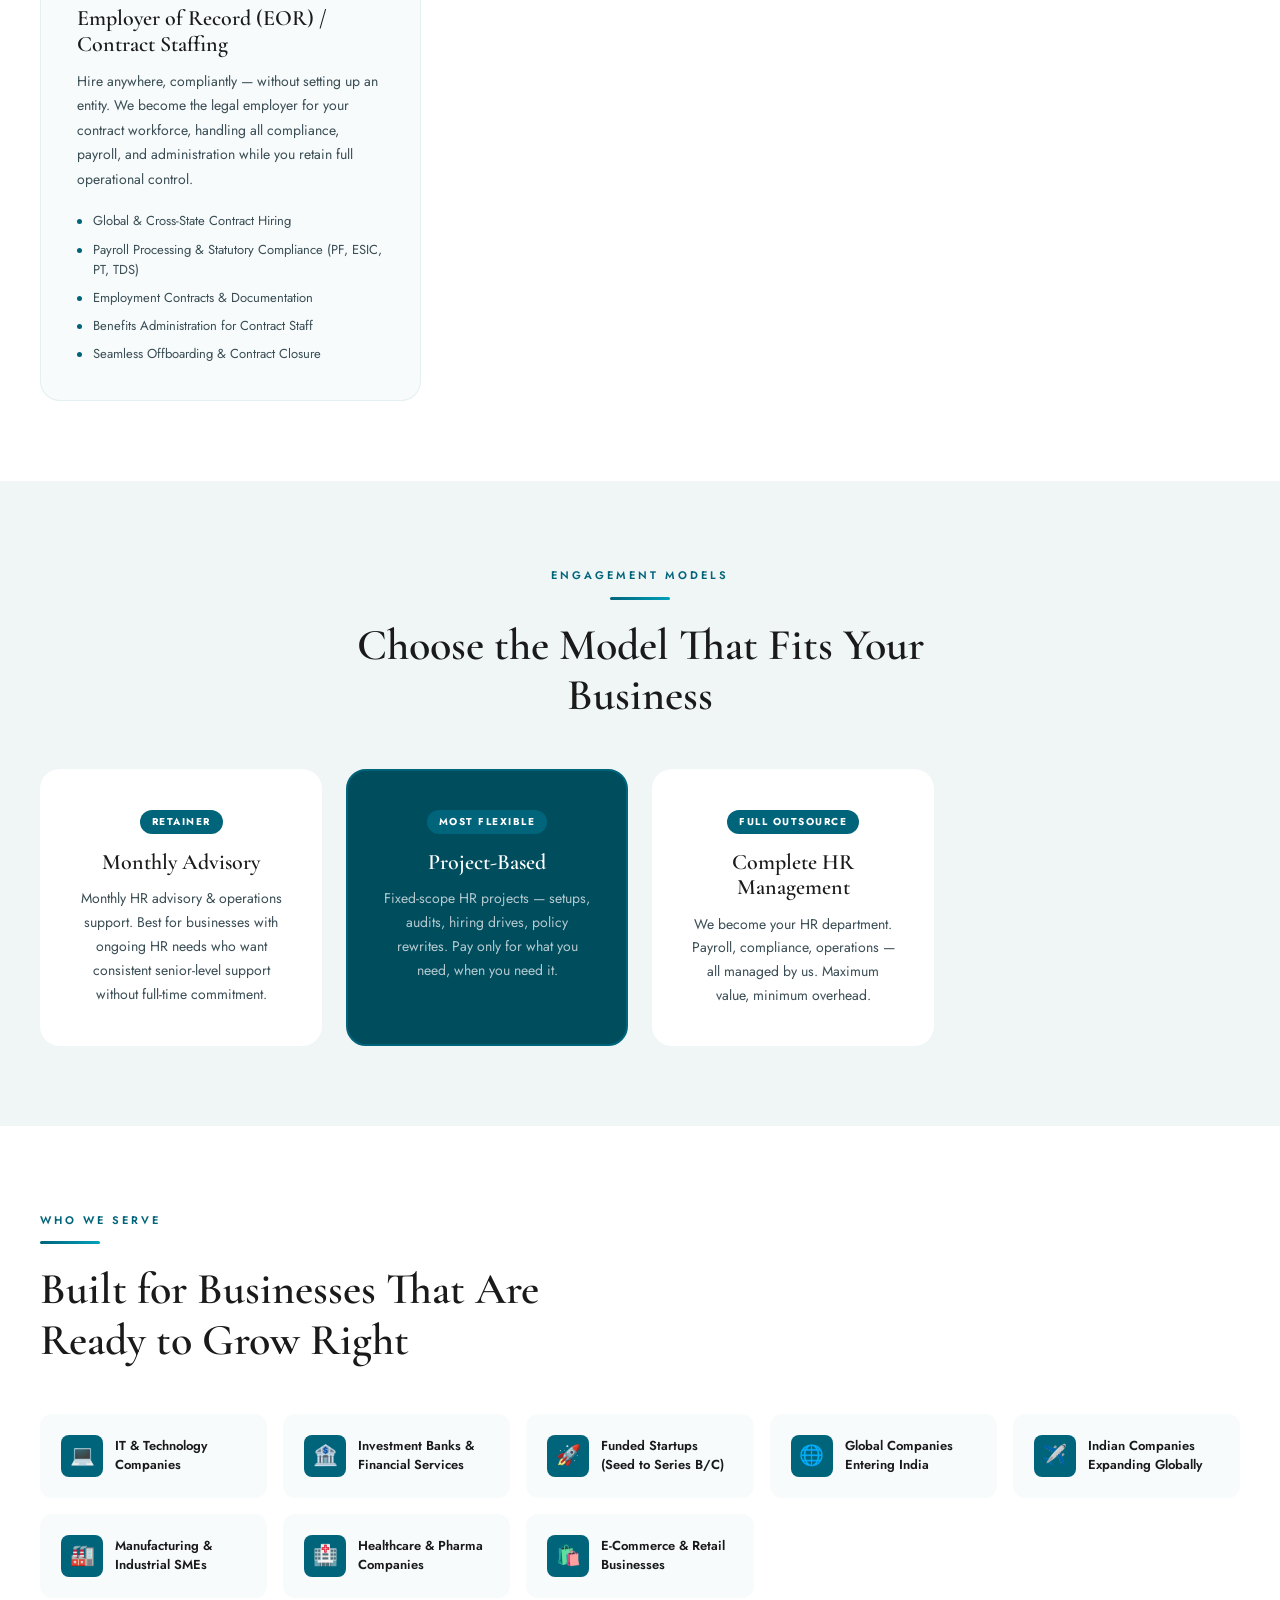
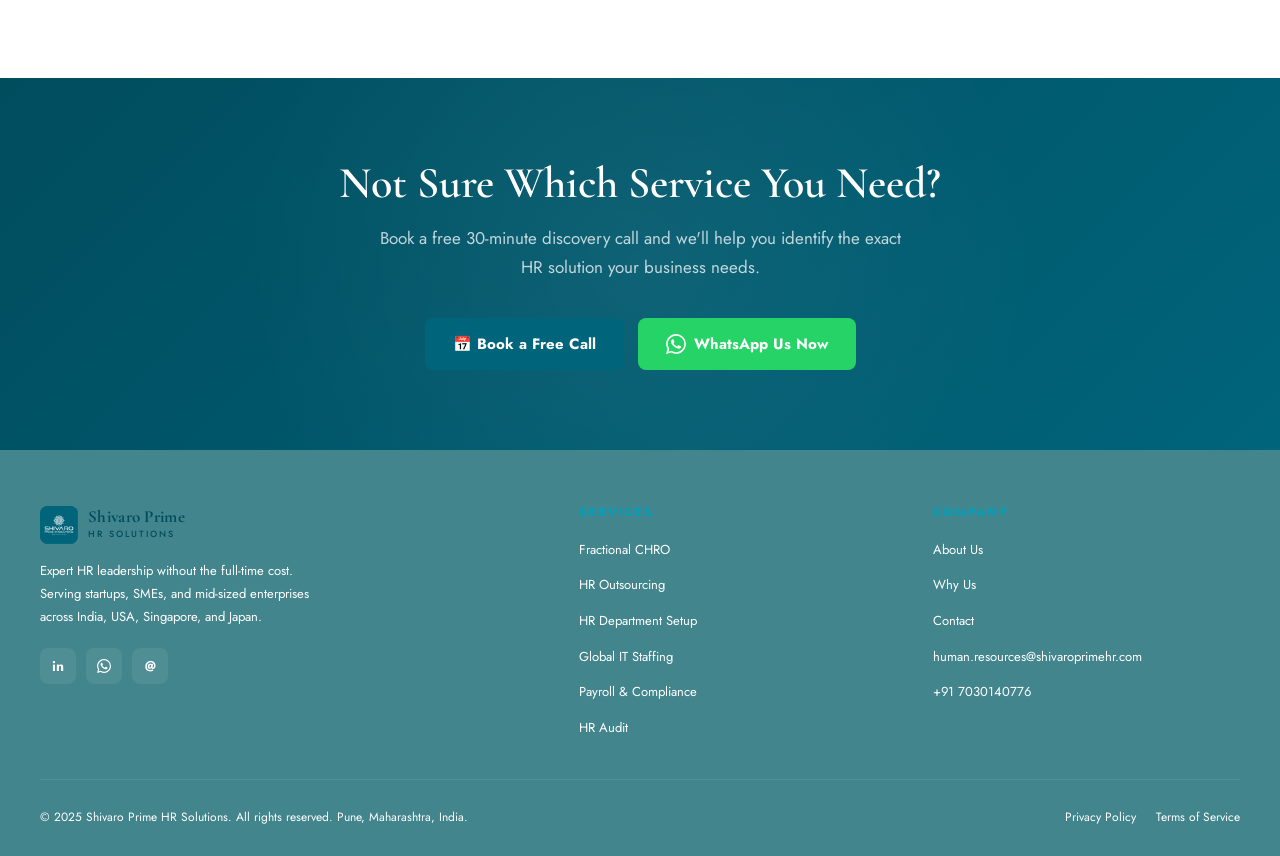
<file: services.html>
<!DOCTYPE html>
<html lang="en">
<head>
  <meta charset="UTF-8">
  <meta name="viewport" content="width=device-width, initial-scale=1.0, maximum-scale=5.0">
  <meta name="theme-color" content="#0d2137">
  <title>Our Services | Shivaro Prime HR Solutions</title>
  <meta name="description" content="Fractional CHRO, HR Outsourcing, HR Department Setup, Global IT Staffing, Payroll &amp; Compliance. End-to-end HR services across India, USA, Singapore &amp; Japan.">
  <link rel="preconnect" href="https://fonts.googleapis.com">
  <link rel="preconnect" href="https://fonts.gstatic.com" crossorigin>
  <link href="https://fonts.googleapis.com/css2?family=Playfair+Display:wght@700;900&family=DM+Sans:wght@300;400;500;600&display=swap" rel="stylesheet">
  <link rel="stylesheet" href="css/styles.css">
  <link rel="stylesheet" href="css/services.css">
</head>
<body>

  <div id="nav-placeholder"></div>

  <!-- ===================== PAGE HERO ===================== -->
  <div class="page-hero">
    <div class="page-hero-inner">
      <div class="breadcrumb">
        <a href="index.html">Home</a>
        <span class="breadcrumb-sep">›</span>
        <span class="current">Services</span>
      </div>
      <span class="section-label">What We Do</span>
      <h1>Comprehensive HR Solutions <span class="accent">for Every Stage</span></h1>
      <p>From fractional C-suite leadership to full HR outsourcing — we bring senior expertise, operational efficiency, and a people-first approach to every engagement.</p>
    </div>
  </div>

  <!-- ===================== TRUST STRIP ===================== -->
  <div class="trust-strip">
    <div class="trust-strip-inner">
      <div class="trust-chip"><span class="trust-chip-dot"></span> India</div>
      <div class="trust-chip"><span class="trust-chip-dot"></span> USA</div>
      <div class="trust-chip"><span class="trust-chip-dot"></span> Singapore</div>
      <div class="trust-chip"><span class="trust-chip-dot"></span> Japan</div>
      <div class="trust-chip"><span class="trust-chip-dot"></span> IT Sector</div>
      <div class="trust-chip"><span class="trust-chip-dot"></span> BFSI Sector</div>
      <div class="trust-chip"><span class="trust-chip-dot"></span> Startups</div>
    </div>
  </div>

  <!-- ===================== ALL SERVICES ===================== -->
  <section class="services-section" id="services">
    <div class="container">
      <div class="services-grid">

        <div class="service-card reveal" id="fractional-chro">
          <span class="service-icon">🏆</span>
          <h3>Fractional CHRO</h3>
          <p class="service-desc">Senior HR leadership on demand. C-suite HR strategy at a fraction of the full-time cost. Ideal for startups and scale-ups that need executive guidance without the executive price tag.</p>
          <ul class="service-bullets">
            <li>HR Strategy &amp; Roadmap Design</li>
            <li>Leadership Team Advisory</li>
            <li>Culture Building &amp; Employee Experience</li>
            <li>Compensation &amp; Benefits Strategy</li>
            <li>Board-level HR Reporting</li>
          </ul>
        </div>

        <div class="service-card reveal" id="hr-outsourcing">
          <span class="service-icon">🔄</span>
          <h3>HR Outsourcing</h3>
          <p class="service-desc">Your entire HR function managed by experts. Fully functional, dedicated HR operations — customized for you, without the overhead of a full in-house team.</p>
          <ul class="service-bullets">
            <li>HR Operations Management</li>
            <li>Employee Lifecycle (Hire to Retire)</li>
            <li>Performance Management Systems</li>
            <li>Employee Relations &amp; Grievance Handling</li>
            <li>HR Technology Setup</li>
          </ul>
        </div>

        <div class="service-card reveal" id="hr-setup">
          <span class="service-icon">🏗️</span>
          <h3>HR Department Setup</h3>
          <p class="service-desc">Build your HR foundation right the first time. We design and implement your complete HR infrastructure from scratch, tailored to your company size and culture.</p>
          <ul class="service-bullets">
            <li>HR Structure &amp; Org Design</li>
            <li>Employee Handbook &amp; Policy Manual</li>
            <li>Onboarding &amp; Offboarding Framework</li>
            <li>HRMS / HR Software Selection</li>
            <li>KPI &amp; Performance Framework Design</li>
          </ul>
        </div>

        <div class="service-card reveal" id="it-staffing">
          <span class="service-icon">🌍</span>
          <h3>Global IT Staffing</h3>
          <p class="service-desc">Right tech talent, right time, right fit. Deep networks across India, USA, Singapore, and Japan for specialized IT roles at every level.</p>
          <ul class="service-bullets">
            <li>Permanent &amp; Contract IT Hiring</li>
            <li>Niche Skill Sourcing (AI/ML, Cloud, DevOps)</li>
            <li>Executive &amp; Leadership Hiring</li>
            <li>RPO &amp; Campus Hiring Programs</li>
            <li>Pan-India &amp; Global Geographies</li>
          </ul>
        </div>

        <div class="service-card reveal" id="payroll">
          <span class="service-icon">📋</span>
          <h3>Payroll &amp; Compliance</h3>
          <p class="service-desc">Stay compliant. Stay protected. Always. End-to-end payroll with deep Indian labour law expertise across states and multi-country compliance support.</p>
          <ul class="service-bullets">
            <li>Monthly Payroll Processing</li>
            <li>PF, ESI, TDS &amp; Professional Tax</li>
            <li>Gratuity &amp; Leave Encashment</li>
            <li>Full &amp; Final Settlement</li>
            <li>Labour Law &amp; Statutory Audit Support</li>
          </ul>
        </div>

        <div class="service-card reveal" id="additional">
          <span class="service-icon">🔍</span>
          <h3>Additional HR Services</h3>
          <p class="service-desc">Specialized HR solutions tailored to specific needs. From audits to training, we provide targeted interventions that deliver measurable impact.</p>
          <ul class="service-bullets">
            <li>HR Audit &amp; Gap Analysis</li>
            <li>Training &amp; Development Programs</li>
            <li>POSH Compliance &amp; ICC Setup</li>
            <li>Performance Management &amp; OKRs</li>
            <li>Employee Engagement Programs</li>
          </ul>
        </div>

        <div class="service-card reveal" id="eor">
          <span class="service-icon">🔍</span>
          <h3>Employer of Record (EOR) / Contract Staffing</h3>
          <p class="service-desc">Hire anywhere, compliantly — without setting up an entity. We become the legal employer for your contract workforce, handling all compliance, payroll, and administration while you retain full operational control.</p>
          <ul class="service-bullets">
            <li>Global  &amp; Cross-State Contract Hiring</li>
            <li>Payroll Processing &amp; Statutory Compliance (PF, ESIC, PT, TDS)</li>
            <li>Employment Contracts  &amp; Documentation</li>
            <li>Benefits Administration for Contract Staff</li>
            <li>Seamless Offboarding &amp; Contract Closure</li>
          </ul>
        </div>

      </div>
    </div>
  </section>

  <!-- ===================== ENGAGEMENT MODELS ===================== -->
  <section class="engagement-section" id="engagement">
    <div class="container">
      <div class="reveal" style="text-align:center; max-width: 580px; margin: 0 auto;">
        <span class="section-label">Engagement Models</span>
        <div class="divider" style="margin: 0 auto 20px;"></div>
        <h2 class="section-title">Choose the Model That Fits Your Business</h2>
      </div>
      <div class="engagement-grid">
        <div class="eng-card reveal">
          <div class="eng-badge">Retainer</div>
          <h3>Monthly Advisory</h3>
          <p>Monthly HR advisory &amp; operations support. Best for businesses with ongoing HR needs who want consistent senior-level support without full-time commitment.</p>
        </div>
        <div class="eng-card featured reveal">
          <div class="eng-badge">Most Flexible</div>
          <h3>Project-Based</h3>
          <p>Fixed-scope HR projects — setups, audits, hiring drives, policy rewrites. Pay only for what you need, when you need it.</p>
        </div>
        <div class="eng-card reveal">
          <div class="eng-badge">Full Outsource</div>
          <h3>Complete HR Management</h3>
          <p>We become your HR department. Payroll, compliance, operations — all managed by us. Maximum value, minimum overhead.</p>
        </div>
      </div>
    </div>
  </section>

  <!-- ===================== WHO WE SERVE ===================== -->
  <section class="serve-section" id="who-we-serve">
    <div class="container">
      <div class="reveal" style="max-width: 560px;">
        <span class="section-label">Who We Serve</span>
        <div class="divider"></div>
        <h2 class="section-title">Built for Businesses That Are Ready to Grow Right</h2>
      </div>
      <div class="serve-grid">
        <div class="serve-card reveal"><div class="serve-icon">💻</div><span>IT &amp; Technology Companies</span></div>
        <div class="serve-card reveal"><div class="serve-icon">🏦</div><span>Investment Banks &amp; Financial Services</span></div>
        <div class="serve-card reveal"><div class="serve-icon">🚀</div><span>Funded Startups (Seed to Series B/C)</span></div>
        <div class="serve-card reveal"><div class="serve-icon">🌐</div><span>Global Companies Entering India</span></div>
        <div class="serve-card reveal"><div class="serve-icon">✈️</div><span>Indian Companies Expanding Globally</span></div>
        <div class="serve-card reveal"><div class="serve-icon">🏭</div><span>Manufacturing &amp; Industrial SMEs</span></div>
        <div class="serve-card reveal"><div class="serve-icon">🏥</div><span>Healthcare &amp; Pharma Companies</span></div>
        <div class="serve-card reveal"><div class="serve-icon">🛍️</div><span>E-Commerce &amp; Retail Businesses</span></div>
      </div>
    </div>
  </section>

  <!-- ===================== CTA BANNER ===================== -->
  <div class="cta-banner">
    <div class="container">
      <h2>Not Sure Which Service You Need?</h2>
      <p>Book a free 30-minute discovery call and we'll help you identify the exact HR solution your business needs.</p>
      <div class="cta-actions">
        <a href="contact.html" class="btn-primary">📅 Book a Free Call</a>
        <a href="https://wa.me/917030140776?text=Hi%2C%20I%20would%20like%20to%20know%20more%20about%20your%20HR%20services."
           class="btn-whatsapp" target="_blank" rel="noopener">
          <svg viewBox="0 0 24 24" width="20" height="20" fill="white"><path d="M17.472 14.382c-.297-.149-1.758-.867-2.03-.967-.273-.099-.471-.148-.67.15-.197.297-.767.966-.94 1.164-.173.199-.347.223-.644.075-.297-.15-1.255-.463-2.39-1.475-.883-.788-1.48-1.761-1.653-2.059-.173-.297-.018-.458.13-.606.134-.133.298-.347.446-.52.149-.174.198-.298.298-.497.099-.198.05-.371-.025-.52-.075-.149-.669-1.612-.916-2.207-.242-.579-.487-.5-.669-.51-.173-.008-.371-.01-.57-.01-.198 0-.52.074-.792.372-.272.297-1.04 1.016-1.04 2.479 0 1.462 1.065 2.875 1.213 3.074.149.198 2.096 3.2 5.077 4.487.709.306 1.262.489 1.694.625.712.227 1.36.195 1.871.118.571-.085 1.758-.719 2.006-1.413.248-.694.248-1.289.173-1.413-.074-.124-.272-.198-.57-.347m-5.421 7.403h-.004a9.87 9.87 0 01-5.031-1.378l-.361-.214-3.741.982.998-3.648-.235-.374a9.86 9.86 0 01-1.51-5.26c.001-5.45 4.436-9.884 9.888-9.884 2.64 0 5.122 1.03 6.988 2.898a9.825 9.825 0 012.893 6.994c-.003 5.45-4.437 9.884-9.885 9.884m8.413-18.297A11.815 11.815 0 0012.05 0C5.495 0 .16 5.335.157 11.892c0 2.096.547 4.142 1.588 5.945L.057 24l6.305-1.654a11.882 11.882 0 005.683 1.448h.005c6.554 0 11.89-5.335 11.893-11.893a11.821 11.821 0 00-3.48-8.413z"/></svg>
          WhatsApp Us Now
        </a>
      </div>
    </div>
  </div>

  <div id="footer-placeholder"></div>

  <script src="js/components.js"></script>
  <script>
    injectNav();
    injectFooter();
  </script>
  <script src="js/main.js"></script>
</body>
</html>
</file>
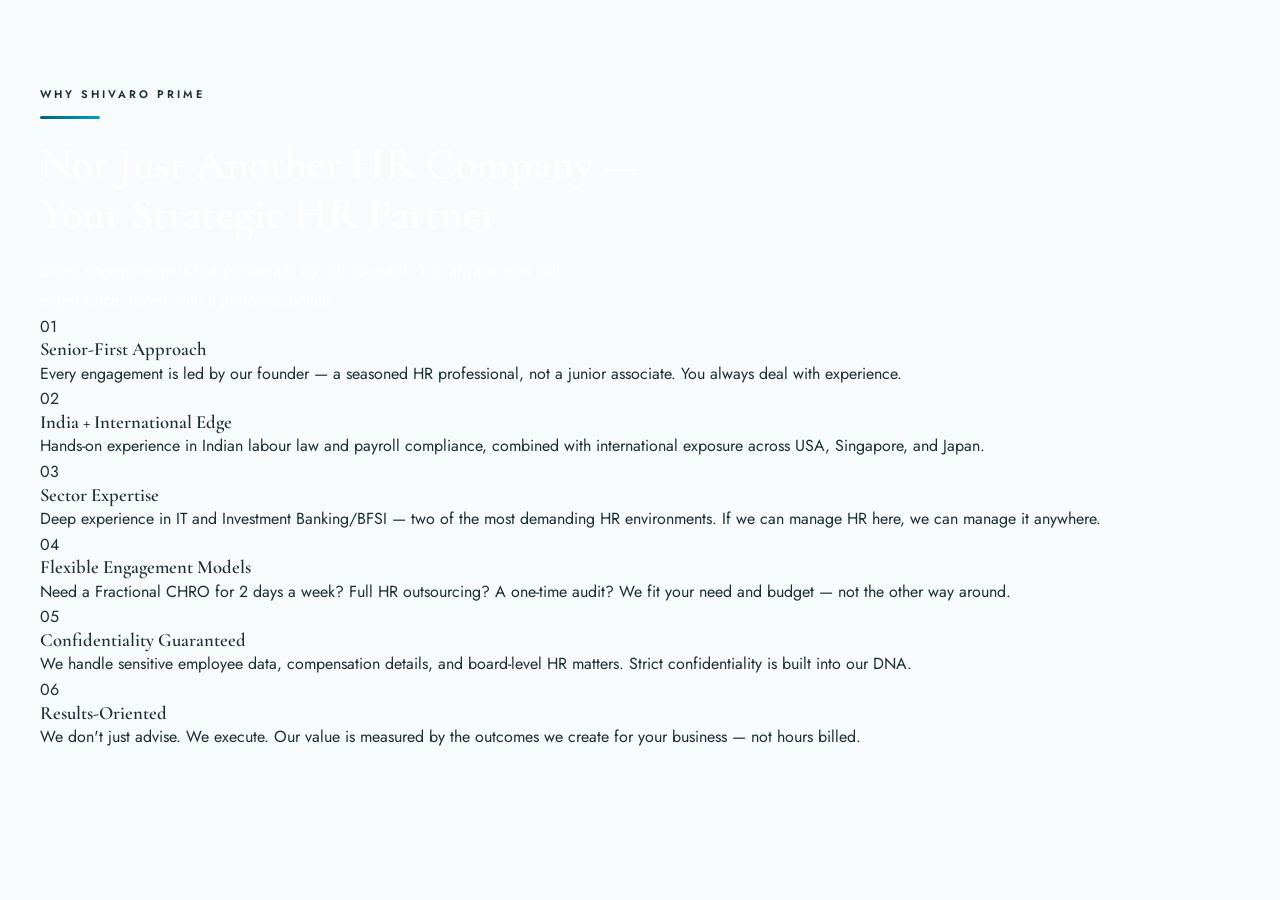
<file: whyus.html>
<!DOCTYPE html>
<html lang="en">
<head>
  <meta charset="UTF-8">
  <meta name="viewport" content="width=device-width, initial-scale=1.0, maximum-scale=5.0">
  <meta name="theme-color" content="#0d2137">
  <title>Our Services | Shivaro Prime HR Solutions</title>
  <meta name="description" content="Fractional CHRO, HR Outsourcing, HR Department Setup, Global IT Staffing, Payroll &amp; Compliance. End-to-end HR services across India, USA, Singapore &amp; Japan.">
  <link rel="preconnect" href="https://fonts.googleapis.com">
  <link rel="preconnect" href="https://fonts.gstatic.com" crossorigin>
  <link href="https://fonts.googleapis.com/css2?family=Playfair+Display:wght@700;900&family=DM+Sans:wght@300;400;500;600&display=swap" rel="stylesheet">
  <link rel="stylesheet" href="css/styles.css">
  <link rel="stylesheet" href="css/services.css">
</head>
<body>

 <!-- WHY US -->
<section class="why-section" id="why-us">
  <div class="container">
    <div class="reveal" style="max-width: 600px;">
      <span class="section-label" style="color: var(--gold-light);">Why Shivaro Prime</span>
      <div class="divider"></div>
      <h2 class="section-title light">Not Just Another HR Company — Your Strategic HR Partner</h2>
      <p class="section-subtitle light">Every engagement is led personally by our founder. You always deal with experience, never with a junior associate.</p>
    </div>
    <div class="why-grid">
      <div class="why-card reveal">
        <div class="why-num">01</div>
        <h3>Senior-First Approach</h3>
        <p>Every engagement is led by our founder — a seasoned HR professional, not a junior associate. You always deal with experience.</p>
      </div>
      <div class="why-card reveal">
        <div class="why-num">02</div>
        <h3>India + International Edge</h3>
        <p>Hands-on experience in Indian labour law and payroll compliance, combined with international exposure across USA, Singapore, and Japan.</p>
      </div>
      <div class="why-card reveal">
        <div class="why-num">03</div>
        <h3>Sector Expertise</h3>
        <p>Deep experience in IT and Investment Banking/BFSI — two of the most demanding HR environments. If we can manage HR here, we can manage it anywhere.</p>
      </div>
      <div class="why-card reveal">
        <div class="why-num">04</div>
        <h3>Flexible Engagement Models</h3>
        <p>Need a Fractional CHRO for 2 days a week? Full HR outsourcing? A one-time audit? We fit your need and budget — not the other way around.</p>
      </div>
      <div class="why-card reveal">
        <div class="why-num">05</div>
        <h3>Confidentiality Guaranteed</h3>
        <p>We handle sensitive employee data, compensation details, and board-level HR matters. Strict confidentiality is built into our DNA.</p>
      </div>
      <div class="why-card reveal">
        <div class="why-num">06</div>
        <h3>Results-Oriented</h3>
        <p>We don't just advise. We execute. Our value is measured by the outcomes we create for your business — not hours billed.</p>
      </div>
    </div>
  </div>
</section>


  <script src="js/components.js"></script>
  <script>
    injectNav();
    injectFooter();
  </script>
  <script src="js/main.js"></script>
</body>
</html>
</file>
<file: css/styles.css>
/* ============================================================
   SHIVARO PRIME HR SOLUTIONS — Global Stylesheet
   Colour Theme: Teal (#00647B), White, Black
   ============================================================ */

@import url('https://fonts.googleapis.com/css2?family=Cormorant+Garamond:ital,wght@0,400;0,500;0,600;0,700;1,400;1,500&family=Jost:wght@300;400;500;600;700&display=swap');

:root {
  --teal:        #00647B;
  --teal-mid:    #007d96;
  --teal-light:  #00a0bb;
  --teal-pale:   #e6f4f7;
  --teal-dark:   #004d5e;
  --black:       #0a0a0a;
  --black-soft:  #1a1a1a;
  --black-mid:   #2c2c2c;
  --white:       #ffffff;
  --off-white:   #f7fbfc;
  --gray-light:  #f0f5f6;
  --gray-mid:    #7a9098;
  --gray-dark:   #3a4d54;
  --text:        #1a2e33;
  --shadow:      0 4px 24px rgba(0,100,123,0.10);
  --shadow-lg:   0 12px 48px rgba(0,100,123,0.16);
  --radius:      12px;
  --radius-lg:   20px;
  --transition:  all 0.3s cubic-bezier(0.4,0,0.2,1);

  /* Typography */
  --font-display: 'Cormorant Garamond', Georgia, serif;
  --font-body:    'Jost', sans-serif;
}

/* ===================== RESET & BASE ===================== */
* { margin: 0; padding: 0; box-sizing: border-box; }

html {
  scroll-behavior: smooth;
  font-size: 16px;
  -webkit-text-size-adjust: 100%;
}

body {
  font-family: var(--font-body);
  background: var(--off-white);
  color: var(--text);
  line-height: 1.6;
  overflow-x: hidden;
}

h1, h2, h3, h4, .display {
  font-family: var(--font-display);
  line-height: 1.15;
  font-weight: 600;
}

img { max-width: 100%; display: block; }
a { text-decoration: none; color: inherit; }

/* ===================== NAVIGATION ===================== */
nav {
  position: fixed;
  top: 0; left: 0; right: 0;
  z-index: 1000;
  background: rgba(255,255,255,0.97);
  backdrop-filter: blur(12px);
  -webkit-backdrop-filter: blur(12px);
  border-bottom: 1px solid rgba(0,100,123,0.15);
  box-shadow: 0 2px 12px rgba(0,100,123,0.08);
}

.nav-inner {
  max-width: 1200px;
  margin: 0 auto;
  padding: 0 20px;
  display: flex;
  align-items: center;
  justify-content: space-between;
  height: 68px;
}

.logo {
  display: flex;
  align-items: center;
  gap: 10px;
}

.logo-icon {
  width: 38px; height: 38px;
  background: var(--teal);
  border-radius: 8px;
  display: flex;
  align-items: center;
  justify-content: center;
  flex-shrink: 0;
  overflow: hidden;
}

.logo-icon img {
  width: 50px;
  height: auto;
  object-fit: contain;
}

.logo-text {
  display: flex;
  flex-direction: column;
}

.logo-name {
  font-family: var(--font-display);
  font-weight: 700;
  font-size: 17px;
  color: var(--teal-dark);
  line-height: 1.1;
  white-space: nowrap;
  letter-spacing: 0.3px;
}

.logo-sub {
  font-family: var(--font-body);
  font-size: 9px;
  color: var(--teal-dark);
  letter-spacing: 2px;
  text-transform: uppercase;
  font-weight: 500;
}

.nav-links {
  display: flex;
  align-items: center;
  gap: 28px;
  list-style: none;
}

.nav-links a {
  font-family: var(--font-body);
  color: var(--gray-dark);
  font-size: 14px;
  font-weight: 500;
  letter-spacing: 0.3px;
  transition: var(--transition);
  position: relative;
  padding-bottom: 2px;
}

.nav-links a::after {
  content: '';
  position: absolute;
  bottom: -2px; left: 0;
  width: 0; height: 2px;
  background: var(--teal);
  transition: width 0.3s ease;
}

.nav-links a:hover { color: var(--teal); }
.nav-links a:hover::after { width: 100%; }

.nav-links a.active { color: var(--teal); }
.nav-links a.active::after { width: 100%; }

.nav-cta {
  background: var(--teal) !important;
  color: var(--white) !important;
  padding: 9px 18px !important;
  border-radius: 6px;
  font-weight: 600 !important;
  font-size: 13px !important;
  transition: var(--transition) !important;
  white-space: nowrap;
}

.nav-cta:hover {
  background: var(--teal-mid) !important;
  transform: translateY(-1px);
  box-shadow: 0 4px 12px rgba(0,100,123,0.3) !important;
}

.nav-cta::after { display: none !important; }

/* Hamburger */
.hamburger {
  display: none;
  flex-direction: column;
  gap: 5px;
  cursor: pointer;
  padding: 6px;
  border: none;
  background: transparent;
}

.hamburger span {
  display: block;
  width: 24px; height: 2px;
  background: var(--teal);
  border-radius: 2px;
  transition: var(--transition);
}

/* Mobile Menu */
.mobile-menu {
  display: none;
  flex-direction: column;
  background: var(--white);
  padding: 16px 20px 20px;
  border-top: 1px solid rgba(0,100,123,0.12);
}

.mobile-menu a {
  color: var(--gray-dark);
  padding: 12px 0;
  font-size: 15px;
  font-weight: 500;
  border-bottom: 1px solid rgba(0,100,123,0.07);
  display: block;
  transition: var(--transition);
}

.mobile-menu a:hover { color: var(--teal); padding-left: 8px; }

.mobile-menu .mobile-cta {
  margin-top: 16px;
  background: var(--teal);
  color: var(--white);
  text-align: center;
  padding: 13px !important;
  border-radius: 8px;
  font-weight: 700;
  font-size: 15px !important;
  border-bottom: none !important;
}

/* ===================== LAYOUT UTILITIES ===================== */
section { padding: 80px 20px; }

.container {
  max-width: 1200px;
  margin: 0 auto;
}

.section-label {
  display: inline-block;
  font-family: var(--font-body);
  font-size: 11px;
  font-weight: 600;
  letter-spacing: 3px;
  text-transform: uppercase;
  color: var(--teal);
  margin-bottom: 12px;
}

.section-title {
  font-family: var(--font-display);
  font-size: clamp(28px, 4vw, 44px);
  color: var(--black-soft);
  margin-bottom: 16px;
}

.section-title.light { color: var(--white); }

.section-subtitle {
  font-family: var(--font-body);
  font-size: clamp(15px, 2vw, 17px);
  color: var(--gray-dark);
  max-width: 640px;
  line-height: 1.7;
}

.section-subtitle.light { color: rgba(255,255,255,0.75); }

.divider {
  width: 60px; height: 3px;
  background: linear-gradient(90deg, var(--teal), var(--teal-light));
  border-radius: 2px;
  margin-bottom: 20px;
}

/* ===================== BUTTONS ===================== */
.btn-primary {
  background: var(--teal);
  color: var(--white);
  padding: 14px 28px;
  border-radius: 8px;
  font-family: var(--font-body);
  font-weight: 700;
  font-size: 15px;
  transition: var(--transition);
  display: inline-flex;
  align-items: center;
  gap: 8px;
  border: none;
  cursor: pointer;
  white-space: nowrap;
}

.btn-primary:hover {
  background: var(--teal-mid);
  transform: translateY(-2px);
  box-shadow: 0 8px 24px rgba(0,100,123,0.3);
}

.btn-secondary {
  background: transparent;
  color: var(--white);
  padding: 14px 28px;
  border-radius: 8px;
  font-family: var(--font-body);
  font-weight: 600;
  font-size: 15px;
  border: 1px solid rgba(255,255,255,0.4);
  transition: var(--transition);
  display: inline-flex;
  align-items: center;
  gap: 8px;
  cursor: pointer;
  white-space: nowrap;
}

.btn-secondary:hover {
  border-color: var(--teal-light);
  color: var(--teal-light);
  transform: translateY(-2px);
}

.btn-whatsapp {
  background: #25D366;
  color: var(--white);
  padding: 14px 28px;
  border-radius: 8px;
  font-family: var(--font-body);
  font-weight: 700;
  font-size: 15px;
  display: inline-flex;
  align-items: center;
  gap: 8px;
  transition: var(--transition);
  cursor: pointer;
  border: none;
  white-space: nowrap;
}

.btn-whatsapp:hover {
  background: #1ebe5b;
  transform: translateY(-2px);
  box-shadow: 0 8px 24px rgba(37,211,102,0.3);
}

/* ===================== TRUST STRIP ===================== */
.trust-strip {
  background: var(--teal-dark);
  padding: 20px;
}

.trust-strip-inner {
  max-width: 1200px;
  margin: 0 auto;
  display: flex;
  flex-wrap: wrap;
  justify-content: center;
  gap: 12px 28px;
  align-items: center;
}

.trust-chip {
  display: flex;
  align-items: center;
  gap: 7px;
  font-family: var(--font-body);
  font-size: 13px;
  color: rgba(255,255,255,0.85);
  font-weight: 500;
}

.trust-chip-dot {
  width: 6px; height: 6px;
  background: var(--teal-light);
  border-radius: 50%;
  flex-shrink: 0;
}

/* ===================== PAGE HERO (inner pages) ===================== */
.page-hero {
  background: var(--teal-dark);
  padding: 130px 20px 70px;
  position: relative;
  overflow: hidden;
}

.page-hero::before {
  content: '';
  position: absolute;
  inset: 0;
  background-image:
    radial-gradient(circle at 70% 40%, rgba(0,160,187,0.1) 0%, transparent 50%),
    linear-gradient(rgba(0,160,187,0.04) 1px, transparent 1px),
    linear-gradient(90deg, rgba(0,160,187,0.04) 1px, transparent 1px);
  background-size: auto, 60px 60px, 60px 60px;
  pointer-events: none;
}

.page-hero-inner {
  max-width: 1200px;
  margin: 0 auto;
  position: relative;
  z-index: 1;
}

.page-hero h1 {
  font-family: var(--font-display);
  font-size: clamp(34px, 5vw, 60px);
  color: var(--white);
  margin-bottom: 16px;
}

.page-hero h1 .accent { color: var(--teal-light); }

.page-hero p {
  font-family: var(--font-body);
  font-size: clamp(15px, 2vw, 18px);
  color: rgba(255,255,255,0.75);
  max-width: 600px;
  line-height: 1.75;
  font-weight: 300;
}

/* Breadcrumb */
.breadcrumb {
  display: flex;
  align-items: center;
  gap: 8px;
  margin-bottom: 20px;
  font-family: var(--font-body);
  font-size: 12px;
  color: rgba(255,255,255,0.45);
}

.breadcrumb a {
  color: rgba(255,255,255,0.45);
  transition: color 0.2s;
}

.breadcrumb a:hover { color: var(--teal-light); }
.breadcrumb-sep { color: rgba(255,255,255,0.25); }
.breadcrumb .current { color: var(--teal-light); }

/* ===================== CTA BANNER ===================== */
.cta-banner {
  background: linear-gradient(135deg, var(--teal-dark) 0%, var(--teal) 100%);
  text-align: center;
  padding: 80px 20px;
  position: relative;
  overflow: hidden;
}

.cta-banner::before {
  content: '';
  position: absolute;
  inset: 0;
  background-image:
    radial-gradient(circle at 50% 50%, rgba(255,255,255,0.06) 0%, transparent 60%);
  pointer-events: none;
}

.cta-banner h2 {
  font-family: var(--font-display);
  font-size: clamp(26px, 4vw, 44px);
  color: var(--white);
  margin-bottom: 16px;
  position: relative;
}

.cta-banner p {
  font-family: var(--font-body);
  font-size: 17px;
  color: rgba(255,255,255,0.75);
  max-width: 540px;
  margin: 0 auto 36px;
  line-height: 1.7;
  position: relative;
}

.cta-actions {
  display: flex;
  flex-wrap: wrap;
  gap: 14px;
  justify-content: center;
  position: relative;
}

/* ===================== FOOTER ===================== */
footer {
  background: #42858d;
  padding: 56px 20px 28px;
}

.footer-grid {
  max-width: 1200px;
  margin: 0 auto;
  display: grid;
  grid-template-columns: 1.6fr 1fr 1fr;
  gap: 48px;
  padding-bottom: 40px;
  border-bottom: 1px solid rgba(255,255,255,0.07);
  margin-bottom: 28px;
}

.footer-brand p {
  font-family: var(--font-body);
  font-size: 13px;
  color: rgb(255, 255, 255);
  line-height: 1.75;
  margin: 16px 0 20px;
  max-width: 280px;
}

.social-links {
  display: flex;
  gap: 10px;
}

.social-link {
  width: 36px; height: 36px;
  background: rgba(255,255,255,0.07);
  border-radius: 8px;
  display: flex;
  align-items: center;
  justify-content: center;
  font-size: 14px;
  transition: var(--transition);
  color: rgb(255, 255, 255);
  font-weight: 700;
}

.social-link:hover {
  background: var(--teal);
  color: var(--white);
}

.footer-col h4 {
  font-family: var(--font-body);
  font-size: 12px;
  font-weight: 700;
  letter-spacing: 2px;
  text-transform: uppercase;
  color: var(--teal-light);
  margin-bottom: 16px;
}

.footer-links {
  list-style: none;
  display: flex;
  flex-direction: column;
  gap: 10px;
}

.footer-links a {
  font-family: var(--font-body);
  font-size: 13px;
  color: rgb(255, 255, 255);
  transition: var(--transition);
}

.footer-links a:hover { color: var(--teal-light); }

.footer-bottom {
  max-width: 1200px;
  margin: 0 auto;
  display: flex;
  flex-wrap: wrap;
  justify-content: space-between;
  align-items: center;
  gap: 12px;
}

.footer-bottom p {
  font-family: var(--font-body);
  font-size: 12px;
  color: rgb(255, 255, 255);
}

.footer-legal {
  display: flex;
  gap: 20px;
}

.footer-legal a {
  font-family: var(--font-body);
  font-size: 12px;
  color: rgb(255, 255, 255);
  transition: var(--transition);
}

.footer-legal a:hover { color: var(--teal-light); }

/* ===================== FLOATING WHATSAPP ===================== */
.whatsapp-float {
  position: fixed;
  bottom: 24px;
  right: 20px;
  z-index: 999;
  width: 54px; height: 54px;
  background: #25D366;
  border-radius: 50%;
  display: flex;
  align-items: center;
  justify-content: center;
  box-shadow: 0 4px 16px rgba(37,211,102,0.4);
  transition: var(--transition);
  cursor: pointer;
  text-decoration: none;
}

.whatsapp-float:hover {
  transform: scale(1.1);
  box-shadow: 0 6px 24px rgba(37,211,102,0.5);
}

.whatsapp-float svg {
  width: 28px; height: 28px;
  fill: white;
}

/* ===================== SCROLL REVEAL ===================== */
.reveal {
  opacity: 0;
  transform: translateY(24px);
  transition: opacity 0.6s ease, transform 0.6s ease;
}

.reveal.visible {
  opacity: 1;
  transform: translateY(0);
}

/* ===================== ANIMATIONS ===================== */
@keyframes fadeUp {
  from { opacity: 0; transform: translateY(28px); }
  to   { opacity: 1; transform: translateY(0); }
}

@keyframes pulse-dot {
  0%, 100% { opacity: 1; transform: scale(1); }
  50%       { opacity: 0.5; transform: scale(0.8); }
}

/* ===================== RESPONSIVE ===================== */
@media (max-width: 900px) {
  .nav-links { display: none; }
  .hamburger { display: flex; }

  .footer-grid { grid-template-columns: 1fr 1fr; gap: 36px; }
  .footer-brand { grid-column: 1 / -1; }
}

@media (max-width: 600px) {
  section { padding: 56px 16px; }

  .footer-grid {
    grid-template-columns: 1fr;
    gap: 28px;
  }

  .footer-brand { grid-column: auto; }
  .nav-inner { height: 60px; }
  .logo-name { font-size: 14px; }

  .cta-actions {
    flex-direction: column;
    align-items: center;
  }

  .cta-actions .btn-primary,
  .cta-actions .btn-whatsapp {
    width: auto;
    min-width: 220px;
  }
}
</file>
<file: css/home.css>
/* ============================================================
   HOME PAGE STYLES — css/home.css
   ============================================================ */

/* ===================== HERO ===================== */
.hero {
  min-height: 100vh;
  background: var(--teal-dark);
  display: flex;
  flex-direction: column;
  justify-content: center;
  padding: 100px 20px 60px;
  position: relative;
  overflow: hidden;
  background-image: url("../assests/images/shivaro-banner.png");
  background-size: cover;
  background-position: center;
  background-repeat: no-repeat;
  background-attachment: fixed;
  align-items: center;
}

.hero-bg-pattern {
  position: absolute;
  inset: 0;
  background-image:
    radial-gradient(circle at 70% 40%, rgba(0,160,187,0.12) 0%, transparent 50%),
    radial-gradient(circle at 20% 80%, rgba(0,77,94,0.8) 0%, transparent 40%);
  pointer-events: none;
}

.hero-grid {
  position: absolute;
  inset: 0;
  background-image:
    linear-gradient(rgba(255,255,255,0.04) 1px, transparent 1px),
    linear-gradient(90deg, rgba(255,255,255,0.04) 1px, transparent 1px);
  background-size: 60px 60px;
  pointer-events: none;
}

.hero-inner {
  max-width: 1200px;
  margin: 0 auto;
  width: 100%;
  position: relative;
  z-index: 1;
}

/* Eyebrow */
.hero-eyebrow {
  display: inline-flex;
  align-items: center;
  gap: 8px;
  background: rgba(0,160,187,0.15);
  border: 1px solid rgba(0,160,187,0.4);
  border-radius: 100px;
  padding: 6px 14px;
  margin-bottom: 28px;
}

.hero-eyebrow span {
  font-family: var(--font-body);
  font-size: 12px;
  color: var(--teal-light);
  letter-spacing: 1.5px;
  text-transform: uppercase;
  font-weight: 600;
}

.hero-dot {
  width: 6px; height: 6px;
  background: var(--teal-light);
  border-radius: 50%;
  animation: pulse-dot 2s infinite;
}

/* Hero Text */
.hero h1 {
  font-family: var(--font-display);
  font-size: clamp(34px, 6vw, 72px);
  color: var(--white);
  line-height: 1.08;
  margin-bottom: 24px;
  max-width: 780px;
}

.hero h1 .accent {
  color: var(--teal-light);
  display: block;
}

.hero-sub {
  font-family: var(--font-body);
  font-size: clamp(15px, 2vw, 18px);
  color: rgba(255,255,255,0.75);
  max-width: 600px;
  line-height: 1.75;
  margin-bottom: 40px;
  font-weight: 300;
}

/* Hero Actions */
.hero-actions {
  display: flex;
  flex-wrap: wrap;
  gap: 14px;
  margin-bottom: 56px;
}

/* Trust Bar */
.trust-bar {
  display: flex;
  flex-wrap: wrap;
  gap: 0;
  border-top: 1px solid rgba(255,255,255,0.12);
  padding-top: 32px;
}

.trust-item {
  flex: 1;
  min-width: 120px;
  padding: 0 24px 0 0;
  border-right: 1px solid rgba(255,255,255,0.1);
  margin-right: 24px;
}

.trust-item:last-child { border-right: none; margin-right: 0; }

.trust-number {
  font-family: var(--font-display);
  font-size: clamp(24px, 3.5vw, 36px);
  font-weight: 700;
  color: var(--teal-light);
  line-height: 1;
}

.trust-label {
  font-family: var(--font-body);
  font-size: 12px;
  color: rgba(255,255,255,0.55);
  text-transform: uppercase;
  letter-spacing: 1px;
  margin-top: 4px;
  font-weight: 500;
}

/* Hero Animations */
.hero-inner > * {
  animation: fadeUp 0.7s ease both;
}
.hero-eyebrow  { animation-delay: 0.1s; }
.hero h1       { animation-delay: 0.2s; }
.hero-sub      { animation-delay: 0.32s; }
.hero-actions  { animation-delay: 0.42s; }
.trust-bar     { animation-delay: 0.52s; }

/* ===================== SERVICES PREVIEW ===================== */
.services-preview-section {
  background: var(--white);
}

.services-header {
  max-width: 640px;
  margin-bottom: 52px;
}

.services-intro {
  font-family: var(--font-body);
  font-size: 16px;
  color: var(--gray-dark);
  line-height: 1.75;
  margin-top: 16px;
}

.services-grid {
  display: grid;
  grid-template-columns: repeat(auto-fill, minmax(300px, 1fr));
  gap: 24px;
}

.service-card {
  background: var(--off-white);
  border-radius: var(--radius-lg);
  padding: 32px;
  border: 1px solid rgba(0,100,123,0.08);
  transition: var(--transition);
  position: relative;
  overflow: hidden;
}

.service-card::before {
  content: '';
  position: absolute;
  top: 0; left: 0; right: 0;
  height: 3px;
  background: linear-gradient(90deg, var(--teal), var(--teal-light));
  transform: scaleX(0);
  transform-origin: left;
  transition: transform 0.4s ease;
}

.service-card:hover {
  box-shadow: var(--shadow-lg);
  transform: translateY(-4px);
  border-color: rgba(0,100,123,0.2);
}

.service-card:hover::before { transform: scaleX(1); }

.service-icon {
  font-size: 32px;
  margin-bottom: 16px;
  display: block;
}

.service-card h3 {
  font-family: var(--font-display);
  font-size: 20px;
  color: var(--black-soft);
  margin-bottom: 10px;
}

.service-desc {
  font-family: var(--font-body);
  font-size: 14px;
  color: var(--gray-dark);
  line-height: 1.7;
  margin-bottom: 16px;
}

.service-link {
  font-family: var(--font-body);
  font-size: 13px;
  font-weight: 600;
  color: var(--teal);
  transition: var(--transition);
  display: inline-block;
}

.service-link:hover {
  color: var(--teal-dark);
  transform: translateX(4px);
}

/* Outline Button */
.btn-outline-navy {
  display: inline-flex;
  align-items: center;
  gap: 8px;
  padding: 13px 28px;
  border-radius: 8px;
  border: 2px solid var(--teal);
  color: var(--teal);
  font-family: var(--font-body);
  font-weight: 700;
  font-size: 15px;
  transition: var(--transition);
}

.btn-outline-navy:hover {
  background: var(--teal);
  color: var(--white);
  transform: translateY(-2px);
}

/* ===================== PROCESS SECTION ===================== */
.process-section {
  background: var(--gray-light);
}

.process-steps {
  display: grid;
  grid-template-columns: repeat(auto-fill, minmax(260px, 1fr));
  gap: 32px;
  margin-top: 52px;
}

.process-step {
  text-align: center;
  padding: 0 20px;
}

.step-circle {
  width: 72px; height: 72px;
  border-radius: 50%;
  background: var(--white);
  border: 2px solid var(--teal);
  display: flex;
  align-items: center;
  justify-content: center;
  margin: 0 auto 20px;
  box-shadow: 0 0 0 8px rgba(0,100,123,0.08);
}

.step-number {
  font-family: var(--font-display);
  font-size: 26px;
  font-weight: 700;
  color: var(--teal);
}

.process-step h3 {
  font-family: var(--font-display);
  font-size: 22px;
  color: var(--black-soft);
  margin-bottom: 10px;
}

.process-step p {
  font-family: var(--font-body);
  font-size: 15px;
  color: var(--gray-dark);
  line-height: 1.7;
}

/* ===================== TESTIMONIALS ===================== */
.testimonials-section {
  background: #004d5ed9;
}

.testimonials-grid {
  display: grid;
  grid-template-columns: repeat(auto-fill, minmax(340px, 1fr));
  gap: 24px;
  margin-top: 48px;
}

.testimonial-card {
  background:  rgb(73 68 68 / 38%);
  border: 1px solid rgba(255,255,255,0.1);
  border-radius: var(--radius-lg);
  padding: 32px;
}

.quote-mark {
  font-family: var(--font-display);
  font-size: 56px;
  color: var(--teal-light);
  line-height: 0.8;
  margin-bottom: 16px;
  display: block;
  opacity: 0.7;
}

.testimonial-text {
  font-family: var(--font-display);
  font-size: 16px;
  color: white;
  line-height: 1.8;
  margin-bottom: 20px;
  font-style: italic;
}

.testimonial-author strong {
  font-family: var(--font-body);
  display: block;
  color: var(--teal-light);
  font-size: 14px;
  font-weight: 600;
}

.testimonial-author span {
  font-family: var(--font-body);
  color: rgba(255,255,255,0.45);
  font-size: 12px;
}

/* ===================== WHY WE WORK ===================== */
.why-section {
  background: var(--teal-dark);
  min-height: 100vh;
  display: flex;
  flex-direction: column;
  justify-content: center;
  padding: 100px 20px 60px;
  position: relative;
  overflow: hidden;
  background-image: url("../assests/images/shivaro-logo.jpeg");
  background-size: cover;
  background-position: center;
  background-repeat: no-repeat;
  background-attachment: fixed;
  align-items: center;
}

.why-grid {
  display: grid;
  grid-template-columns: repeat(auto-fill, minmax(280px, 1fr));
  gap: 20px;
  margin-top: 52px;
}

.why-card {
  background: rgba(255,255,255,0.06);
  border: 1px solid rgba(255,255,255,0.1);
  border-radius: var(--radius-lg);
  padding: 28px;
  transition: var(--transition);
}

.why-card:hover {
  background: rgba(255,255,255,0.1);
  border-color: rgba(0,160,187,0.4);
  transform: translateY(-3px);
}

.why-num {
  font-family: var(--font-display);
  font-size: 40px;
  font-weight: 700;
  color: rgba(0,160,187,0.25);
  line-height: 1;
  margin-bottom: 10px;
}

.why-card h3 {
  font-family: var(--font-body);
  font-size: 12px;
  color: var(--teal-light);
  font-weight: 700;
  letter-spacing: 0.5px;
  text-transform: uppercase;
  margin-bottom: 10px;
}

.why-card p {
  font-family: var(--font-body);
  font-size: 14px;
  color: rgba(255,255,255,0.65);
  line-height: 1.7;
}

/* ===================== RESPONSIVE — HOME ===================== */
@media (max-width: 600px) {
  .hero { padding: 90px 16px 48px; }

  .trust-bar { gap: 16px; flex-wrap: wrap; }

  .trust-item {
    flex: 0 0 calc(50% - 8px);
    min-width: unset;
    border-right: none;
    margin-right: 0;
    border-bottom: 1px solid rgba(255,255,255,0.08);
    padding-bottom: 16px;
  }

  .trust-item:nth-child(odd) {
    border-right: 1px solid rgba(255,255,255,0.08);
  }

  .trust-item:last-child,
  .trust-item:nth-last-child(2):nth-child(odd) {
    border-bottom: none;
  }

  .services-grid,
  .testimonials-grid,
  .process-steps,
  .why-grid {
    grid-template-columns: 1fr;
  }

  .hero-actions {
    flex-direction: column;
  }

  .btn-primary,
  .btn-secondary {
    width: 100%;
    justify-content: center;
  }
}
</file>
<file: css/about.css>
/* ============================================================
   ABOUT PAGE STYLES — css/about.css
   ============================================================ */

/* ===================== STORY SECTION ===================== */
.story-section {
  background: var(--white);
}

.story-grid {
  display: grid;
  grid-template-columns: 1fr 1fr;
  gap: 60px;
  align-items: start;
}

.about-story p {
  font-family: var(--font-body);
  font-size: 16px;
  color: var(--gray-dark);
  line-height: 1.85;
  margin-bottom: 20px;
}

.highlight {
  font-family: var(--font-display);
  font-style: italic;
  font-size: 18px;
  color: var(--teal-dark);
  border-left: 3px solid var(--teal);
  padding: 12px 20px;
  margin: 28px 0;
  background: var(--teal-pale);
  border-radius: 0 8px 8px 0;
}

/* Mission / Vision */
.mv-grid {
  display: grid;
  grid-template-columns: 1fr 1fr;
  gap: 20px;
  margin-top: 36px;
}

.mv-card {
  background: var(--teal-pale);
  border-radius: var(--radius-lg);
  padding: 28px;
  border-left: 4px solid var(--teal);
}

.mv-card h3 {
  font-family: var(--font-body);
  font-size: 12px;
  text-transform: uppercase;
  letter-spacing: 2px;
  color: var(--teal);
  margin-bottom: 10px;
  font-weight: 700;
}

.mv-card p {
  font-family: var(--font-body);
  font-size: 14px;
  color: var(--gray-dark);
  line-height: 1.75;
}

/* Founder Card */
.founder-card {
  background: var(--teal-pale);
  border-radius: var(--radius-lg);
  padding: 36px;
  border: 1px solid rgba(0,100,123,0.1);
  position: sticky;
  top: 88px;
}

.founder-avatar {
  width: 80px; height: 80px;
  border-radius: 50%;
  background: linear-gradient(135deg, var(--teal-mid), var(--teal-dark));
  display: flex;
  align-items: center;
  justify-content: center;
  font-family: var(--font-display);
  font-size: 28px;
  color: var(--white);
  margin-bottom: 16px;
  border: 3px solid var(--teal);
}

.founder-name {
  font-family: var(--font-display);
  font-size: 20px;
  color: var(--teal-dark);
  margin-bottom: 4px;
}

.founder-title {
  font-family: var(--font-body);
  font-size: 12px;
  color: var(--teal);
  letter-spacing: 1px;
  text-transform: uppercase;
  font-weight: 600;
  margin-bottom: 16px;
}

.founder-bio {
  font-family: var(--font-body);
  font-size: 14px;
  color: var(--gray-dark);
  line-height: 1.75;
  margin-bottom: 14px;
}

.credential-tags {
  display: flex;
  flex-wrap: wrap;
  gap: 8px;
  margin-top: 4px;
}

.tag {
  background: var(--teal);
  color: rgba(255,255,255,0.9);
  font-family: var(--font-body);
  font-size: 11px;
  padding: 5px 10px;
  border-radius: 100px;
  font-weight: 500;
}

/* ===================== WHY US ===================== */
.why-section {
  background: var(--teal-dark);
  
}

.why-grid {
  display: grid;
  grid-template-columns: repeat(auto-fill, minmax(280px, 1fr));
  gap: 20px;
  margin-top: 52px;
}

.why-card {
  background: rgba(255,255,255,0.06);
  border: 1px solid rgba(255,255,255,0.1);
  border-radius: var(--radius-lg);
  padding: 28px;
  transition: var(--transition);
}

.why-card:hover {
  background: rgba(255,255,255,0.1);
  border-color: rgba(0,160,187,0.4);
  transform: translateY(-3px);
}

.why-num {
  font-family: var(--font-display);
  font-size: 40px;
  font-weight: 700;
  color: rgba(0,160,187,0.25);
  line-height: 1;
  margin-bottom: 10px;
}

.why-card h3 {
  font-family: var(--font-body);
  font-size: 12px;
  color: var(--teal-light);
  font-weight: 700;
  letter-spacing: 0.5px;
  text-transform: uppercase;
  margin-bottom: 10px;
}

.why-card p {
  font-family: var(--font-body);
  font-size: 14px;
  color: rgba(255,255,255,0.65);
  line-height: 1.7;
}

/* ===================== VALUES ===================== */
.values-section {
  background: var(--white);
}

.values-grid {
  display: grid;
  grid-template-columns: repeat(auto-fill, minmax(200px, 1fr));
  gap: 16px;
}

.value-card {
  background: var(--teal);
  border-radius: var(--radius);
  padding: 28px 24px;
  text-align: center;
  transition: var(--transition);
}

.value-card:hover {
  transform: translateY(-3px);
  box-shadow: var(--shadow-lg);
  background: var(--teal-dark);
}

.value-emoji {
  font-size: 30px;
  margin-bottom: 12px;
  display: block;
}

.value-card h4 {
  font-family: var(--font-display);
  font-size: 16px;
  color: var(--white);
  margin-bottom: 8px;
}

.value-card p {
  font-family: var(--font-body);
  font-size: 13px;
  color: rgba(255,255,255,0.7);
  line-height: 1.6;
}

/* About: btn-secondary for dark bg */
.about-cta .btn-secondary {
  border-color: rgba(255,255,255,0.35);
  color: var(--white);
}

/* ===================== RESPONSIVE ===================== */
@media (max-width: 900px) {
  .story-grid {
    grid-template-columns: 1fr;
    gap: 40px;
  }

  .founder-card {
    position: static;
  }

  .mv-grid {
    grid-template-columns: 1fr;
  }
}

@media (max-width: 600px) {
  .why-grid,
  .values-grid {
    grid-template-columns: 1fr;
  }
}
</file>
<file: css/contact.css>
/* ============================================================
   CONTACT PAGE STYLES — css/contact.css
   ============================================================ */

/* ===================== CONTACT SECTION ===================== */
.contact-section {
  background: var(--teal-pale);
}

.contact-grid {
  display: grid;
  grid-template-columns: 1fr 1.4fr;
  gap: 64px;
  align-items: start;
}

/* Info Column */
.contact-info h2 {
  font-family: var(--font-display);
  font-size: clamp(26px, 3.5vw, 40px);
  color: var(--teal-dark);
  margin-bottom: 12px;
}

.contact-info > p {
  font-family: var(--font-body);
  font-size: 15px;
  color: var(--gray-dark);
  line-height: 1.75;
  margin-bottom: 32px;
}

.contact-details {
  display: flex;
  flex-direction: column;
  gap: 18px;
  margin-bottom: 32px;
}

.contact-item {
  display: flex;
  align-items: flex-start;
  gap: 14px;
}

.contact-item-icon {
  width: 42px; height: 42px;
  background: var(--teal);
  border-radius: 10px;
  display: flex;
  align-items: center;
  justify-content: center;
  font-size: 17px;
  flex-shrink: 0;
}

.contact-item-text strong {
  font-family: var(--font-body);
  display: block;
  font-size: 11px;
  color: var(--teal);
  text-transform: uppercase;
  letter-spacing: 1.5px;
  margin-bottom: 3px;
  font-weight: 700;
}

.contact-item-text span {
  font-family: var(--font-body);
  font-size: 14px;
  color: var(--gray-dark);
  line-height: 1.55;
}

.contact-item-text a {
  color: var(--gray-dark);
  transition: color 0.2s;
}

.contact-item-text a:hover { color: var(--teal); }

.whatsapp-cta {
  display: inline-flex;
  margin-top: 8px;
  width: 100%;
  justify-content: center;
}

/* Form Column */
.contact-form {
  background: var(--white);
  border-radius: var(--radius-lg);
  padding: 44px;
  box-shadow: var(--shadow);
  border: 1px solid rgba(0,100,123,0.08);
}

.form-title {
  font-family: var(--font-display);
  font-size: 22px;
  color: var(--teal-dark);
  margin-bottom: 28px;
}

.form-row {
  display: grid;
  grid-template-columns: 1fr 1fr;
  gap: 16px;
}

.form-group {
  display: flex;
  flex-direction: column;
  gap: 6px;
  margin-bottom: 18px;
}

.form-group label {
  font-family: var(--font-body);
  font-size: 11px;
  font-weight: 700;
  color: var(--teal-dark);
  letter-spacing: 0.8px;
  text-transform: uppercase;
}

.form-group input,
.form-group select,
.form-group textarea {
  border: 1.5px solid rgba(0,100,123,0.14);
  border-radius: 8px;
  padding: 12px 14px;
  font-family: var(--font-body);
  font-size: 14px;
  color: var(--text);
  background: var(--teal-pale);
  transition: var(--transition);
  outline: none;
  -webkit-appearance: none;
  width: 100%;
}

.form-group input:focus,
.form-group select:focus,
.form-group textarea:focus {
  border-color: var(--teal);
  background: var(--white);
  box-shadow: 0 0 0 3px rgba(0,100,123,0.1);
}

.form-group textarea {
  resize: vertical;
  min-height: 100px;
}

.form-submit {
  width: 100%;
  background: var(--teal);
  color: var(--white);
  padding: 15px;
  border-radius: 8px;
  font-family: var(--font-body);
  font-weight: 700;
  font-size: 15px;
  border: none;
  cursor: pointer;
  transition: var(--transition);
  letter-spacing: 0.3px;
}

.form-submit:hover {
  background: var(--teal-dark);
  transform: translateY(-1px);
  box-shadow: 0 6px 20px rgba(0,100,123,0.25);
}

/* ===================== RESPONSIVE ===================== */
@media (max-width: 900px) {
  .contact-grid {
    grid-template-columns: 1fr;
    gap: 40px;
  }
}

@media (max-width: 600px) {
  .contact-form {
    padding: 24px 20px;
  }

  .form-row {
    grid-template-columns: 1fr;
  }
}
</file>
<file: css/services.css>
/* ============================================================
   SERVICES PAGE STYLES — css/services.css
   ============================================================ */

/* ===================== SERVICES GRID ===================== */
.services-section {
  background: var(--white);
  padding-top: 72px;
}

.services-grid {
  display: grid;
  grid-template-columns: repeat(auto-fill, minmax(320px, 1fr));
  gap: 28px;
}

.service-card {
  background: var(--off-white);
  border-radius: var(--radius-lg);
  padding: 36px;
  border: 1px solid rgba(0,100,123,0.08);
  transition: var(--transition);
  position: relative;
  overflow: hidden;
}

.service-card::before {
  content: '';
  position: absolute;
  top: 0; left: 0; right: 0;
  height: 3px;
  background: linear-gradient(90deg, var(--teal), var(--teal-light));
  transform: scaleX(0);
  transform-origin: left;
  transition: transform 0.4s ease;
}

.service-card:hover {
  box-shadow: var(--shadow-lg);
  transform: translateY(-4px);
  border-color: rgba(0,100,123,0.2);
}

.service-card:hover::before { transform: scaleX(1); }

.service-icon {
  font-size: 36px;
  margin-bottom: 18px;
  display: block;
}

.service-card h3 {
  font-family: var(--font-display);
  font-size: 22px;
  color: var(--black-soft);
  margin-bottom: 12px;
}

.service-desc {
  font-family: var(--font-body);
  font-size: 14px;
  color: var(--gray-dark);
  line-height: 1.75;
  margin-bottom: 20px;
}

.service-bullets {
  list-style: none;
  display: flex;
  flex-direction: column;
  gap: 8px;
}

.service-bullets li {
  font-family: var(--font-body);
  font-size: 13px;
  color: var(--gray-dark);
  padding-left: 16px;
  position: relative;
  line-height: 1.55;
}

.service-bullets li::before {
  content: '';
  position: absolute;
  left: 0; top: 8px;
  width: 5px; height: 5px;
  background: var(--teal);
  border-radius: 50%;
}

/* ===================== ENGAGEMENT MODELS ===================== */
.engagement-section {
  background: var(--gray-light);
}

.engagement-grid {
  display: grid;
  grid-template-columns: repeat(auto-fill, minmax(280px, 1fr));
  gap: 24px;
  margin-top: 48px;
}

.eng-card {
  background: var(--white);
  border-radius: var(--radius-lg);
  padding: 36px;
  text-align: center;
  border: 2px solid transparent;
  transition: var(--transition);
}

.eng-card.featured {
  border-color: var(--teal);
  background: var(--teal-dark);
}

.eng-card:not(.featured):hover {
  border-color: var(--teal-mid);
  transform: translateY(-4px);
  box-shadow: var(--shadow-lg);
}

.eng-badge {
  display: inline-block;
  background: var(--teal);
  color: var(--white);
  font-family: var(--font-body);
  font-size: 10px;
  font-weight: 700;
  letter-spacing: 1.5px;
  text-transform: uppercase;
  padding: 4px 12px;
  border-radius: 100px;
  margin-bottom: 16px;
}

.eng-card h3 {
  font-family: var(--font-display);
  font-size: 22px;
  color: var(--black-soft);
  margin-bottom: 12px;
}

.eng-card.featured h3 { color: var(--white); }

.eng-card p {
  font-family: var(--font-body);
  font-size: 14px;
  color: var(--gray-dark);
  line-height: 1.7;
}

.eng-card.featured p { color: rgba(255,255,255,0.7); }

/* ===================== WHO WE SERVE ===================== */
.serve-section {
  background: var(--white);
}

.serve-grid {
  display: grid;
  grid-template-columns: repeat(auto-fill, minmax(220px, 1fr));
  gap: 16px;
  margin-top: 48px;
}

.serve-card {
  background: var(--off-white);
  border-radius: var(--radius);
  padding: 20px;
  display: flex;
  align-items: center;
  gap: 12px;
  border: 1px solid transparent;
  transition: var(--transition);
}

.serve-card:hover {
  border-color: var(--teal);
  background: var(--white);
  box-shadow: var(--shadow);
}

.serve-icon {
  width: 42px; height: 42px;
  background: var(--teal);
  border-radius: 8px;
  display: flex;
  align-items: center;
  justify-content: center;
  font-size: 20px;
  flex-shrink: 0;
}

.serve-card span {
  font-family: var(--font-body);
  font-size: 13px;
  font-weight: 600;
  color: var(--black-soft);
  line-height: 1.4;
}

/* ===================== RESPONSIVE ===================== */
@media (max-width: 600px) {
  .services-grid,
  .engagement-grid,
  .serve-grid {
    grid-template-columns: 1fr;
  }
}
</file>
